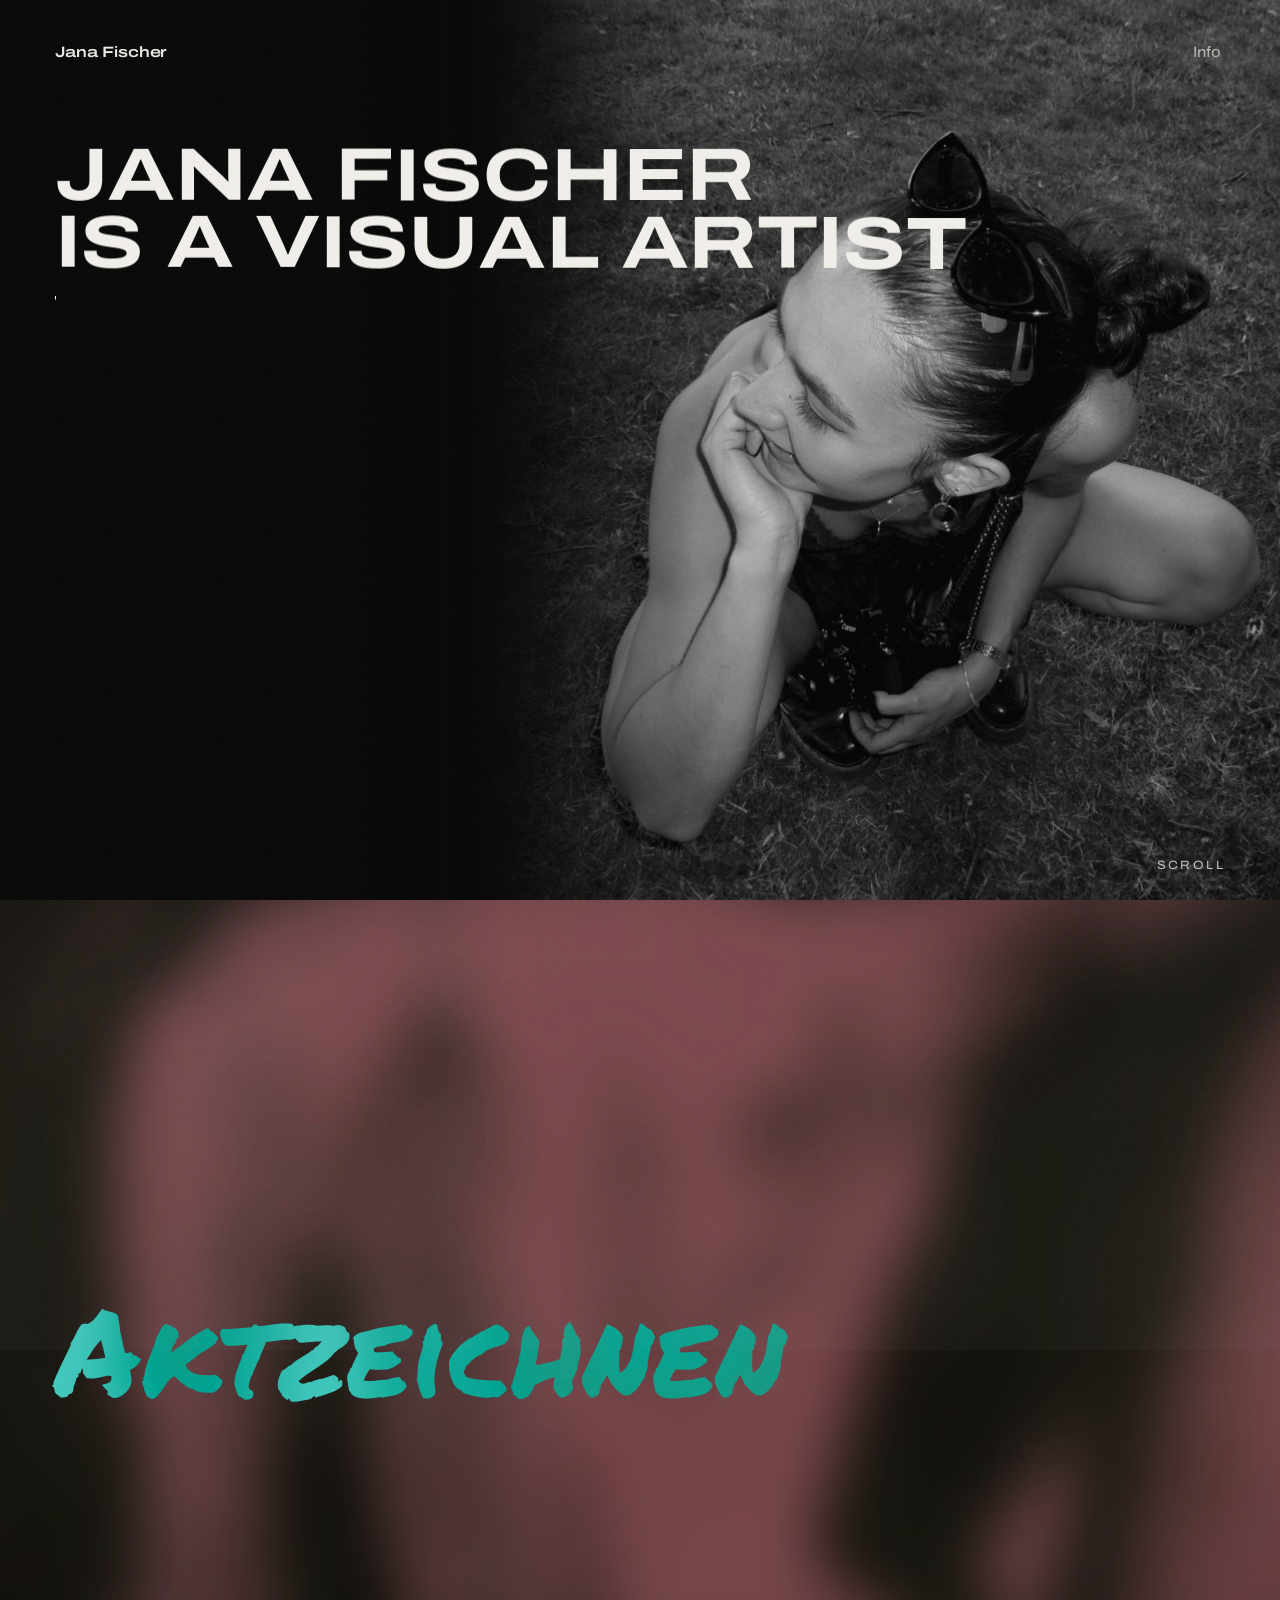
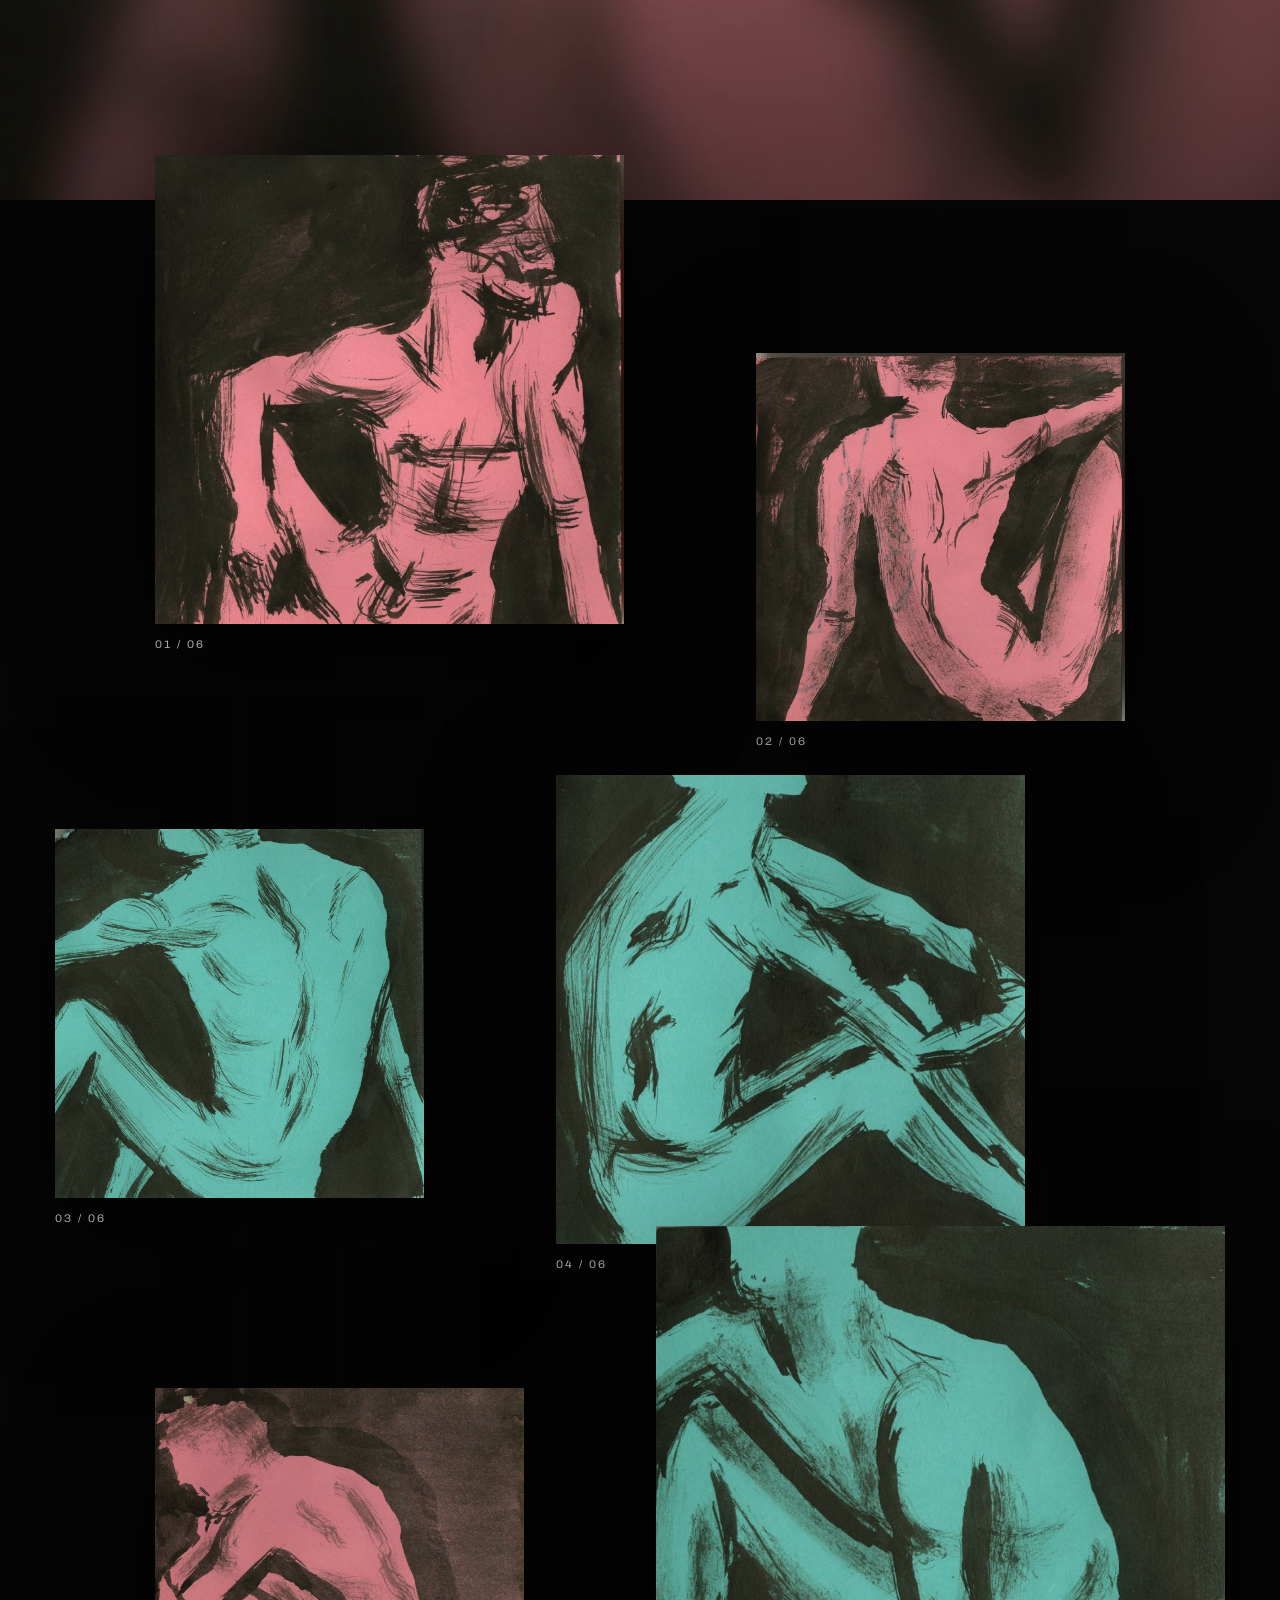
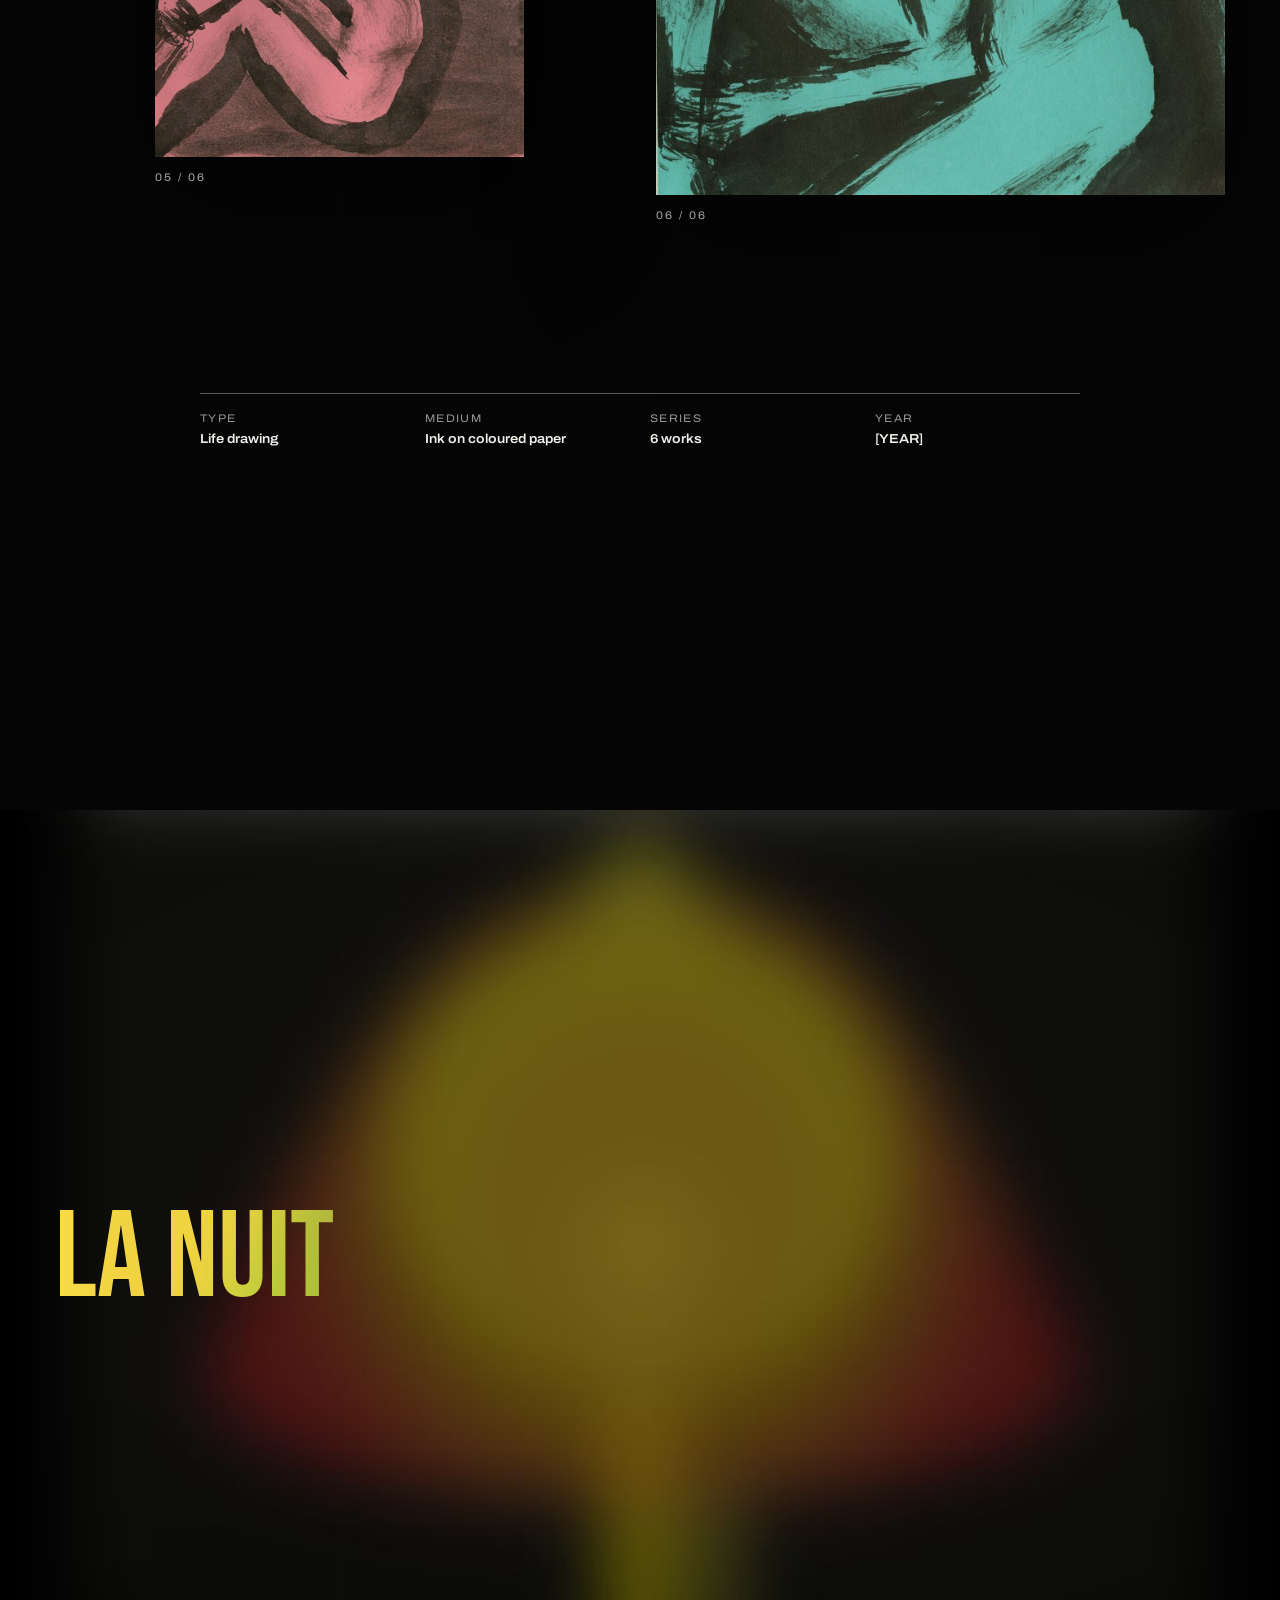
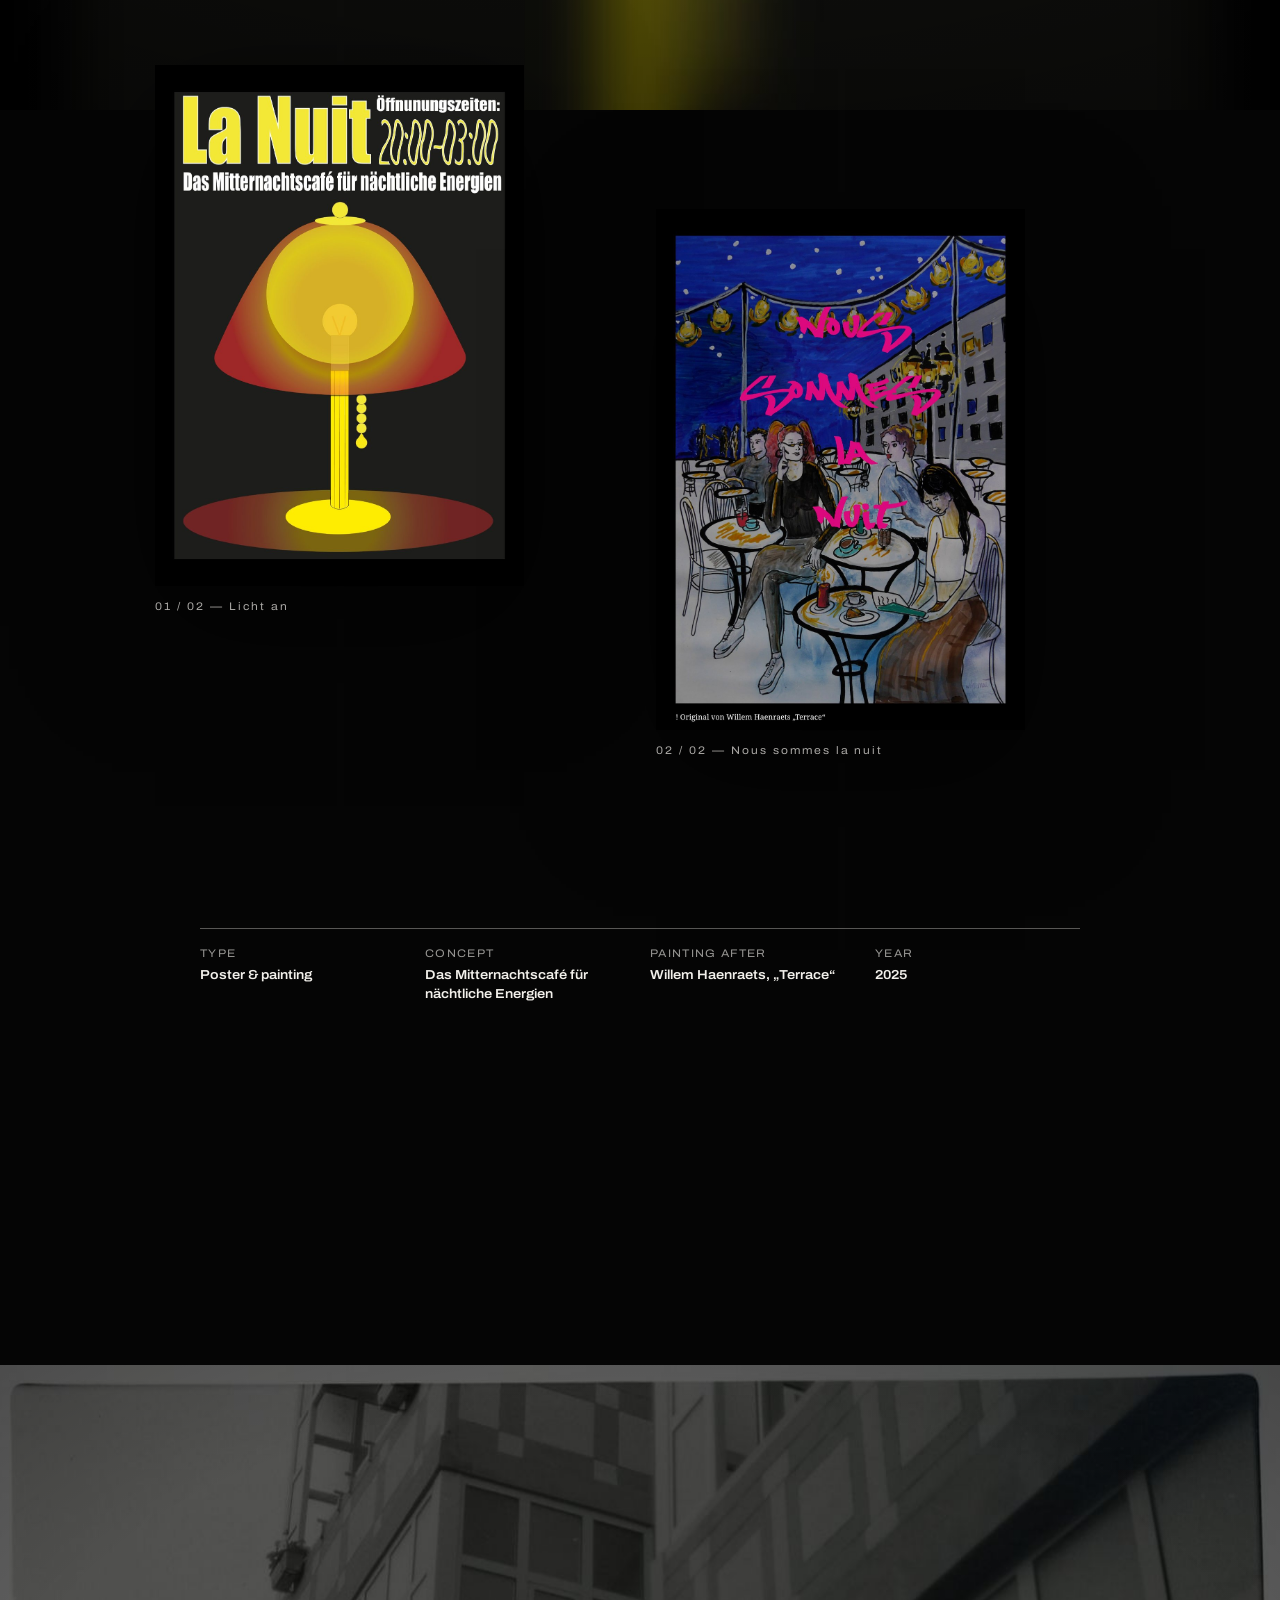
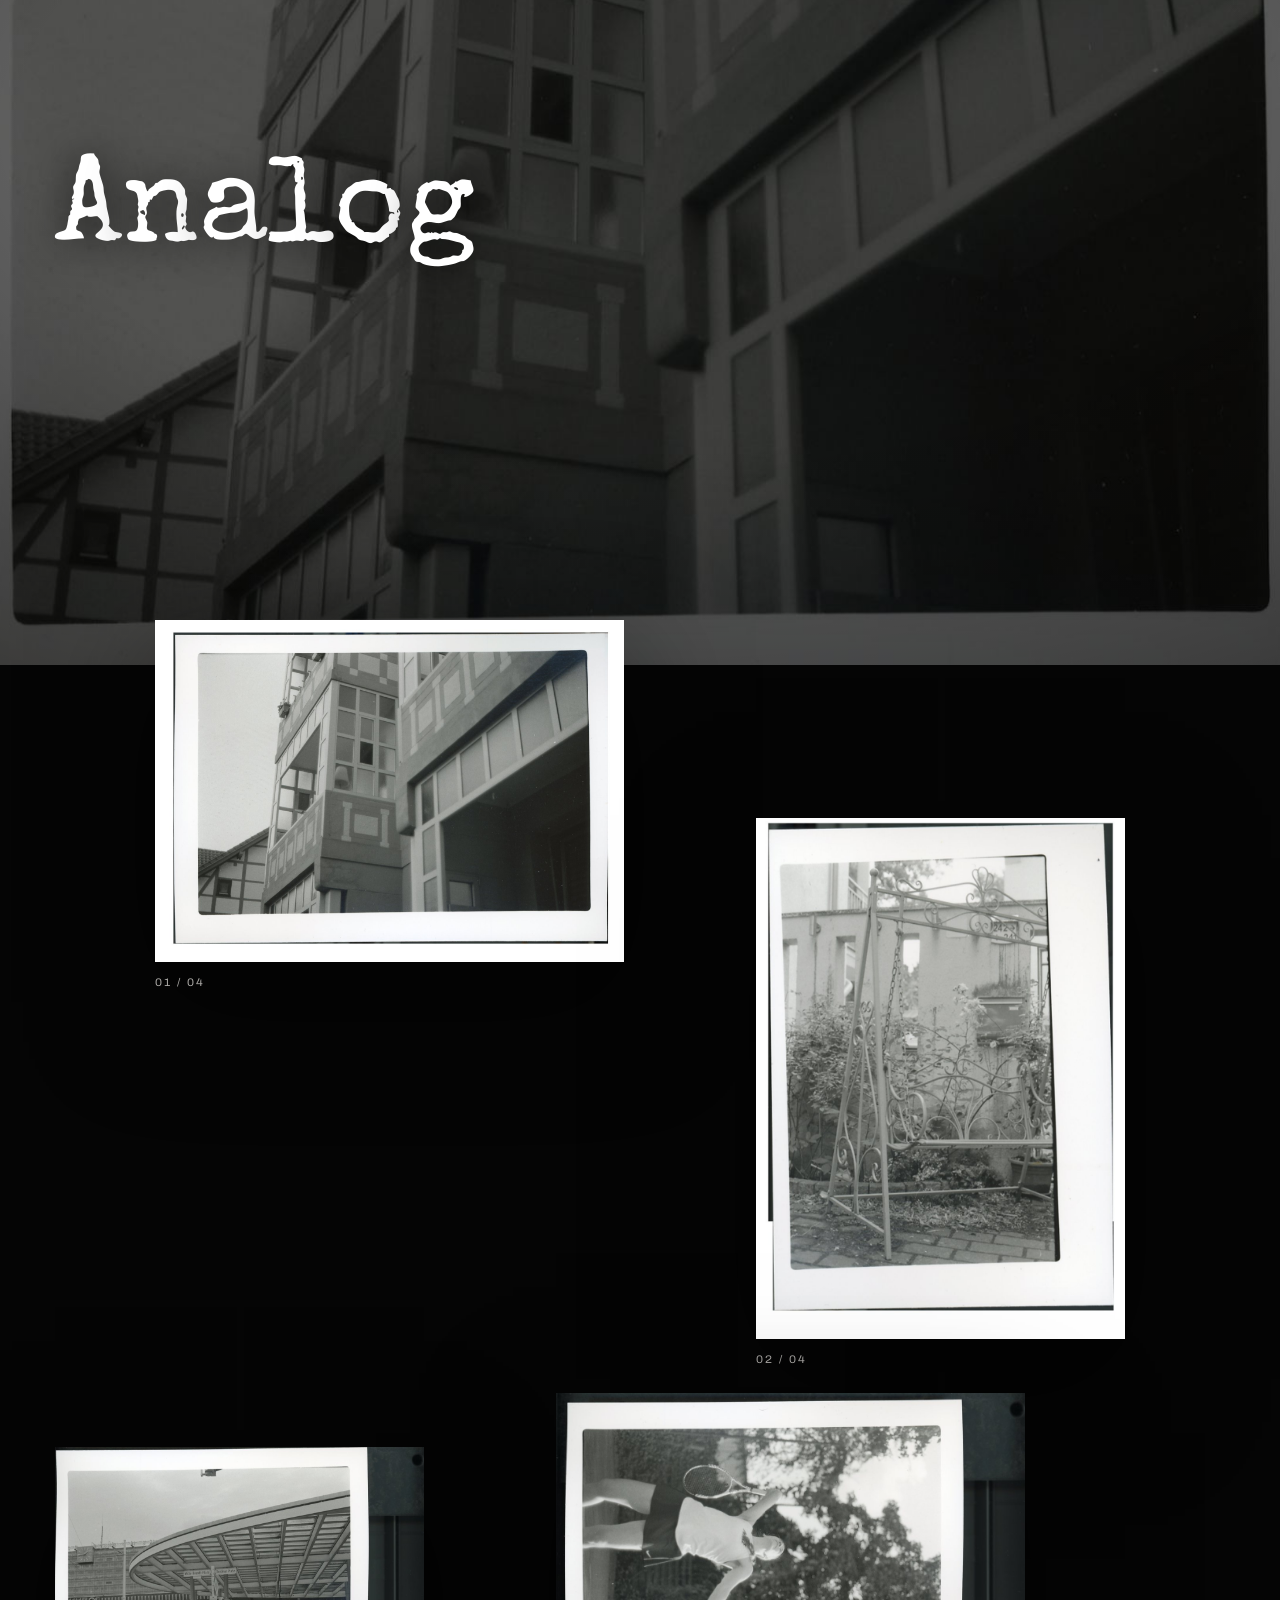
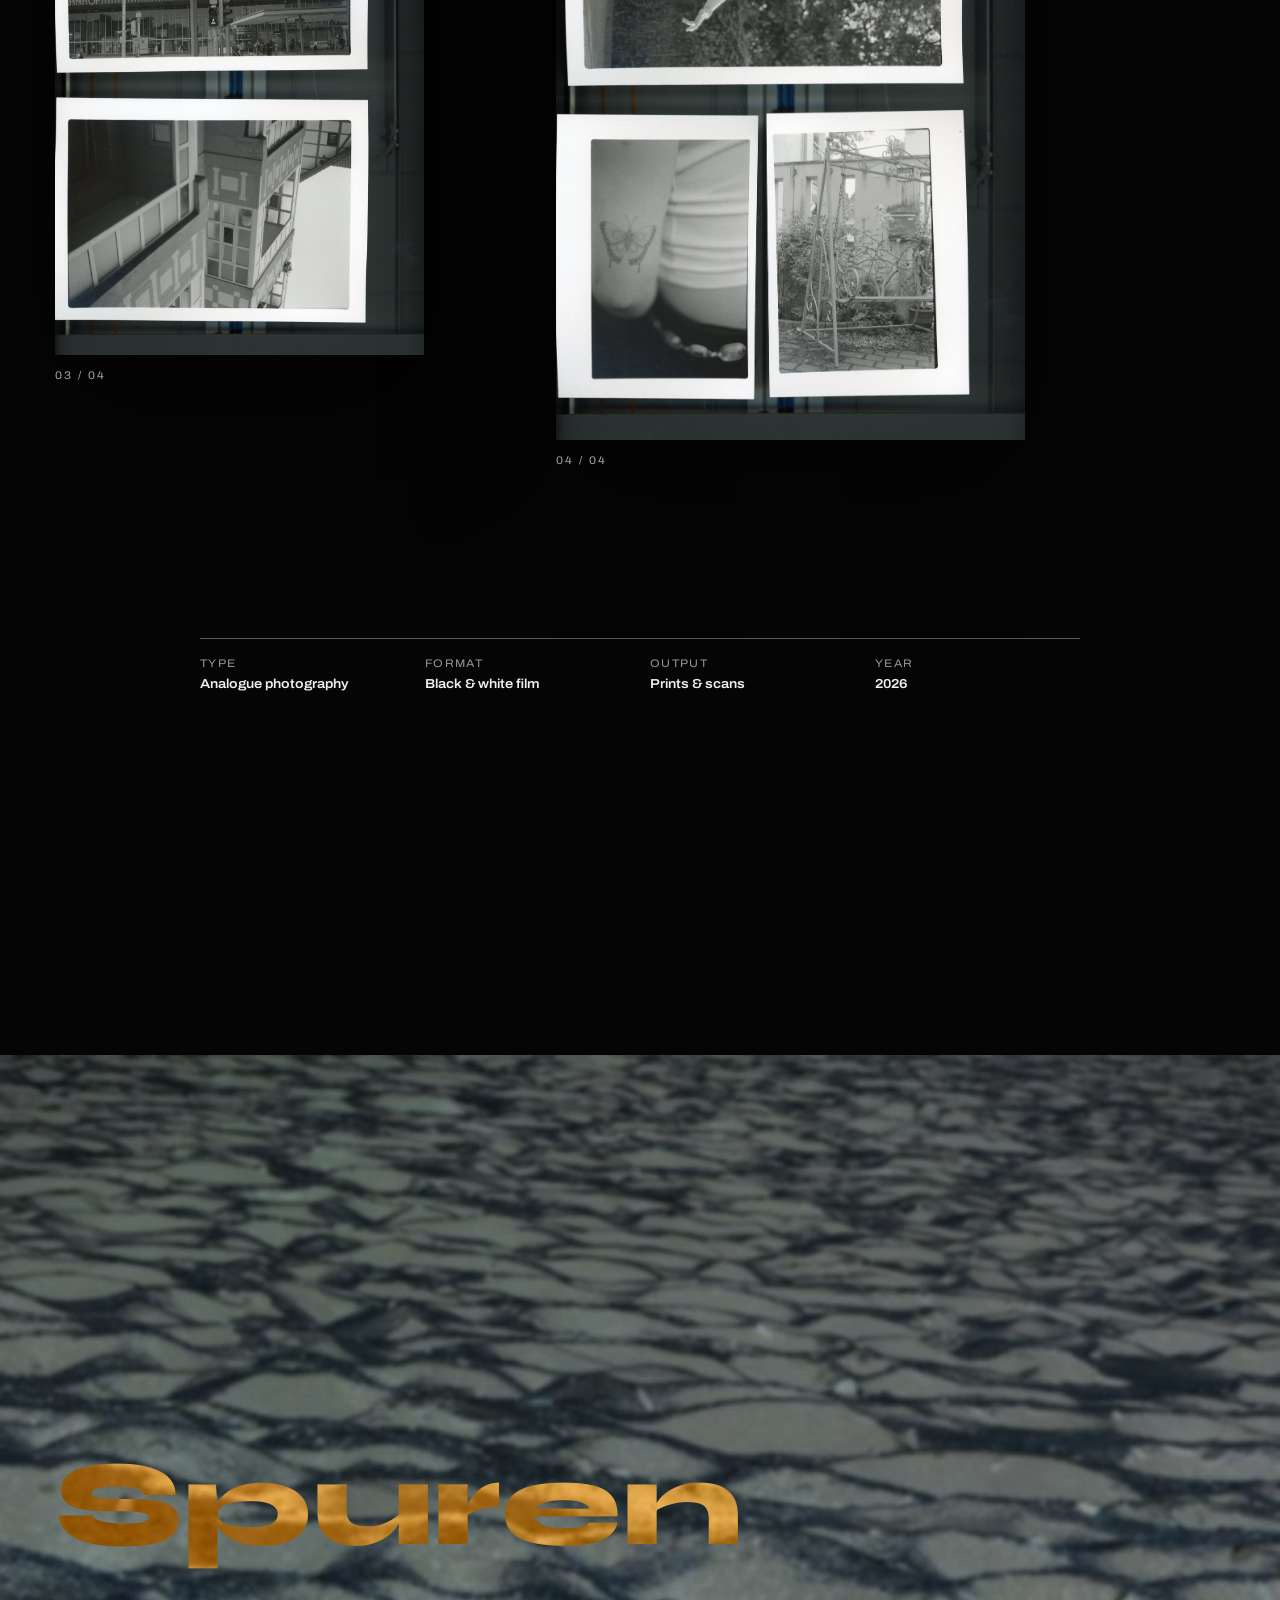
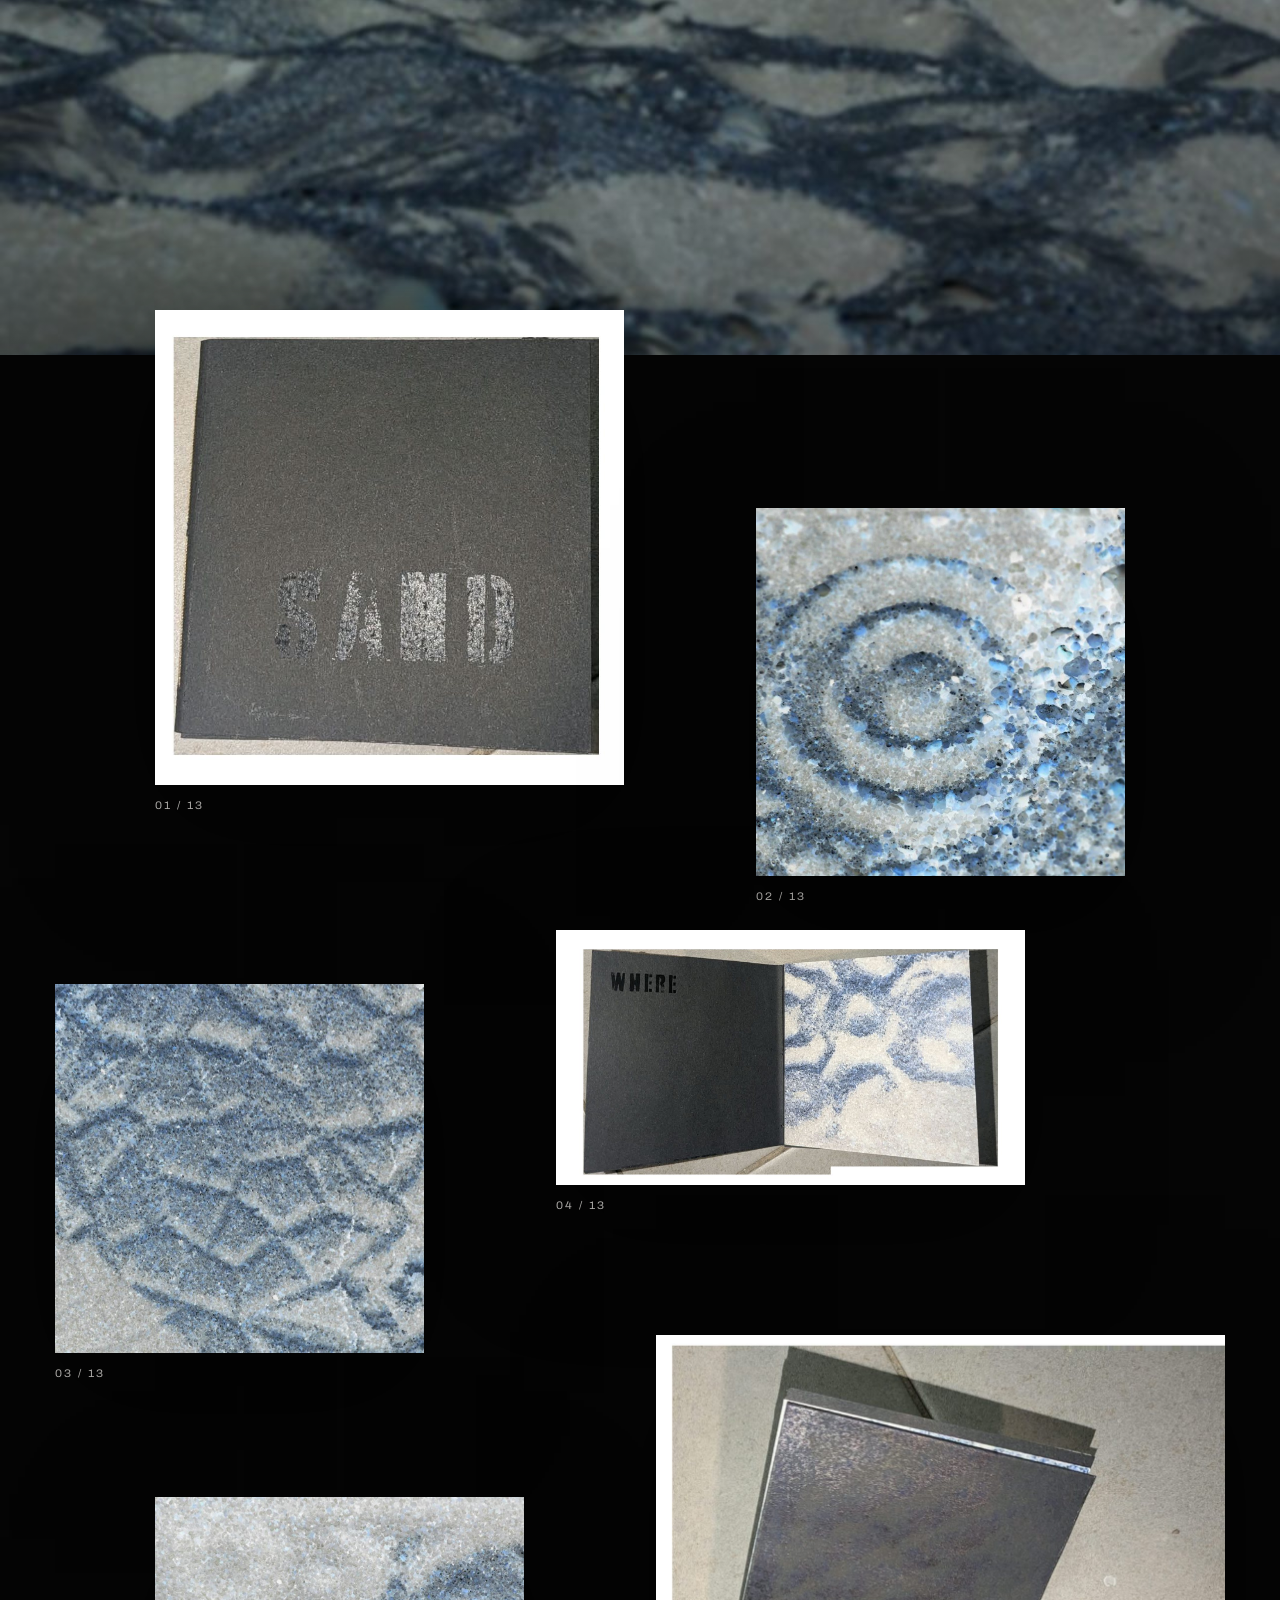
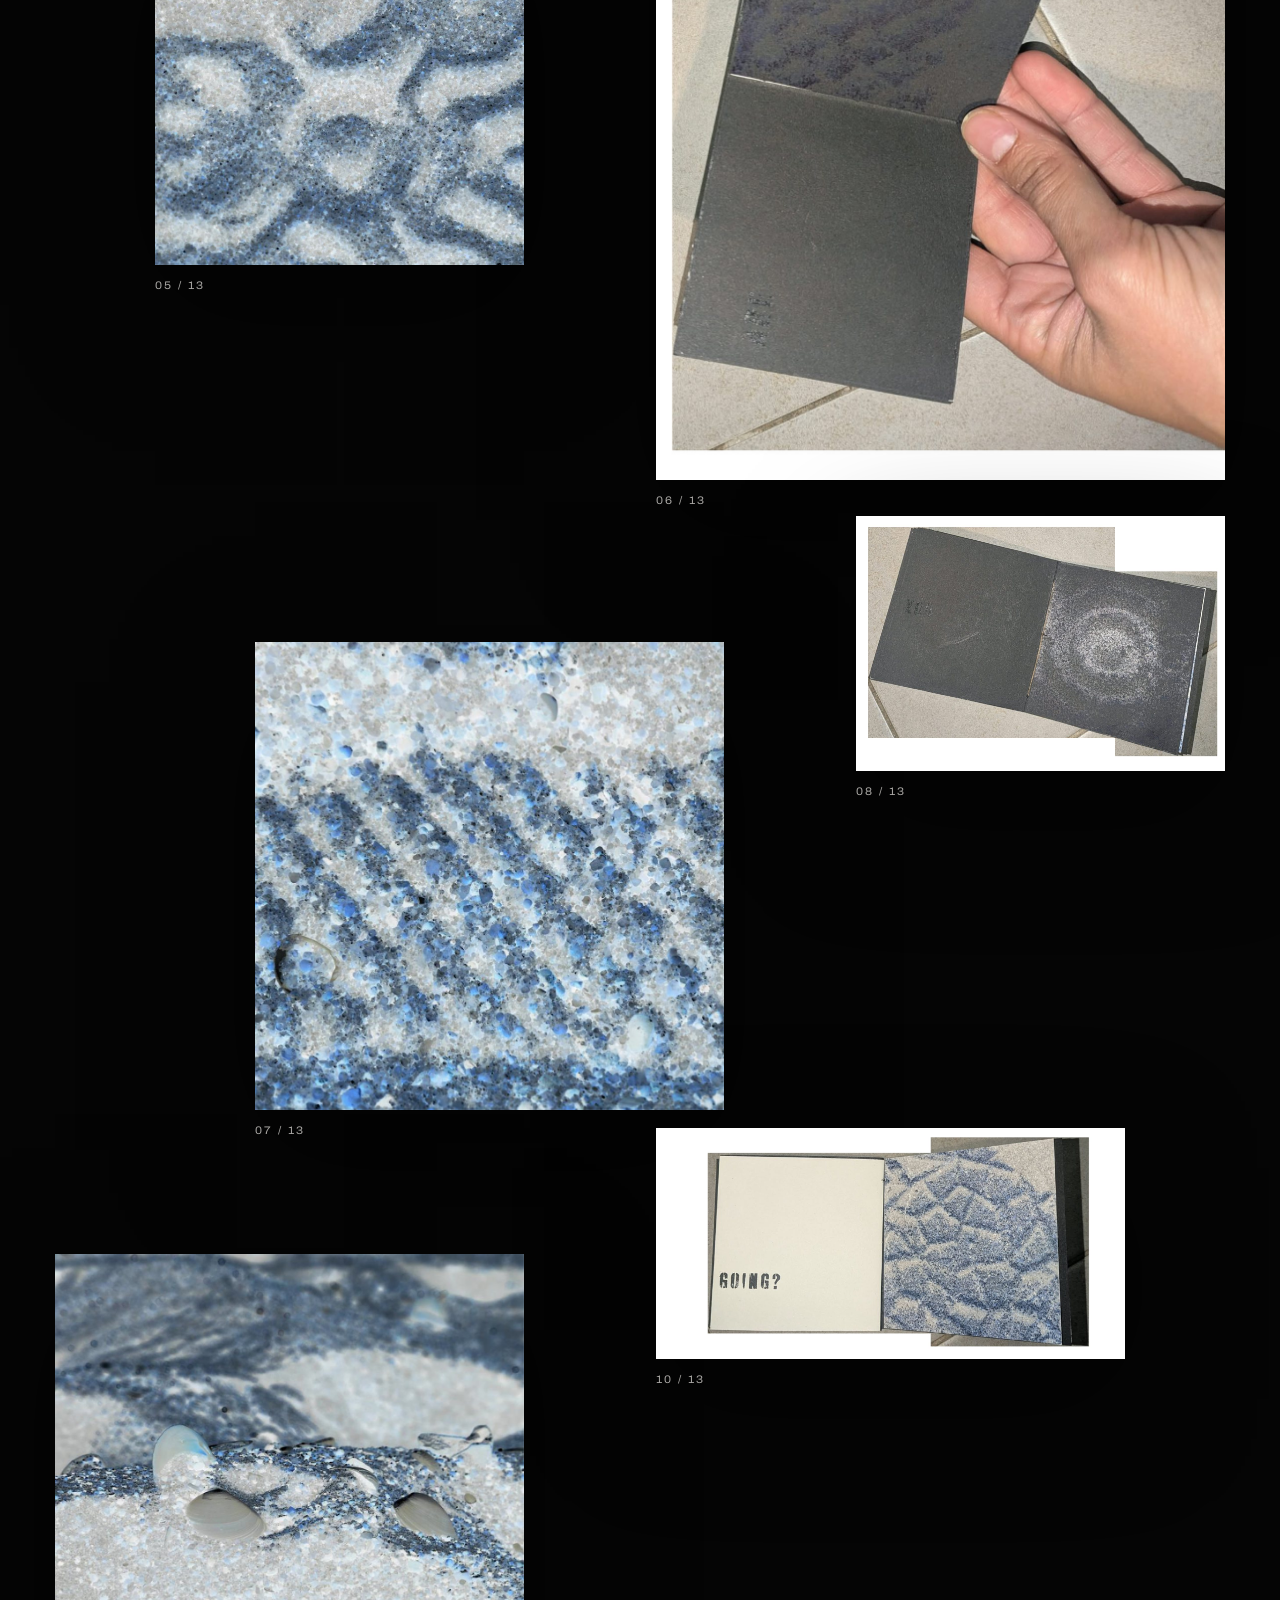
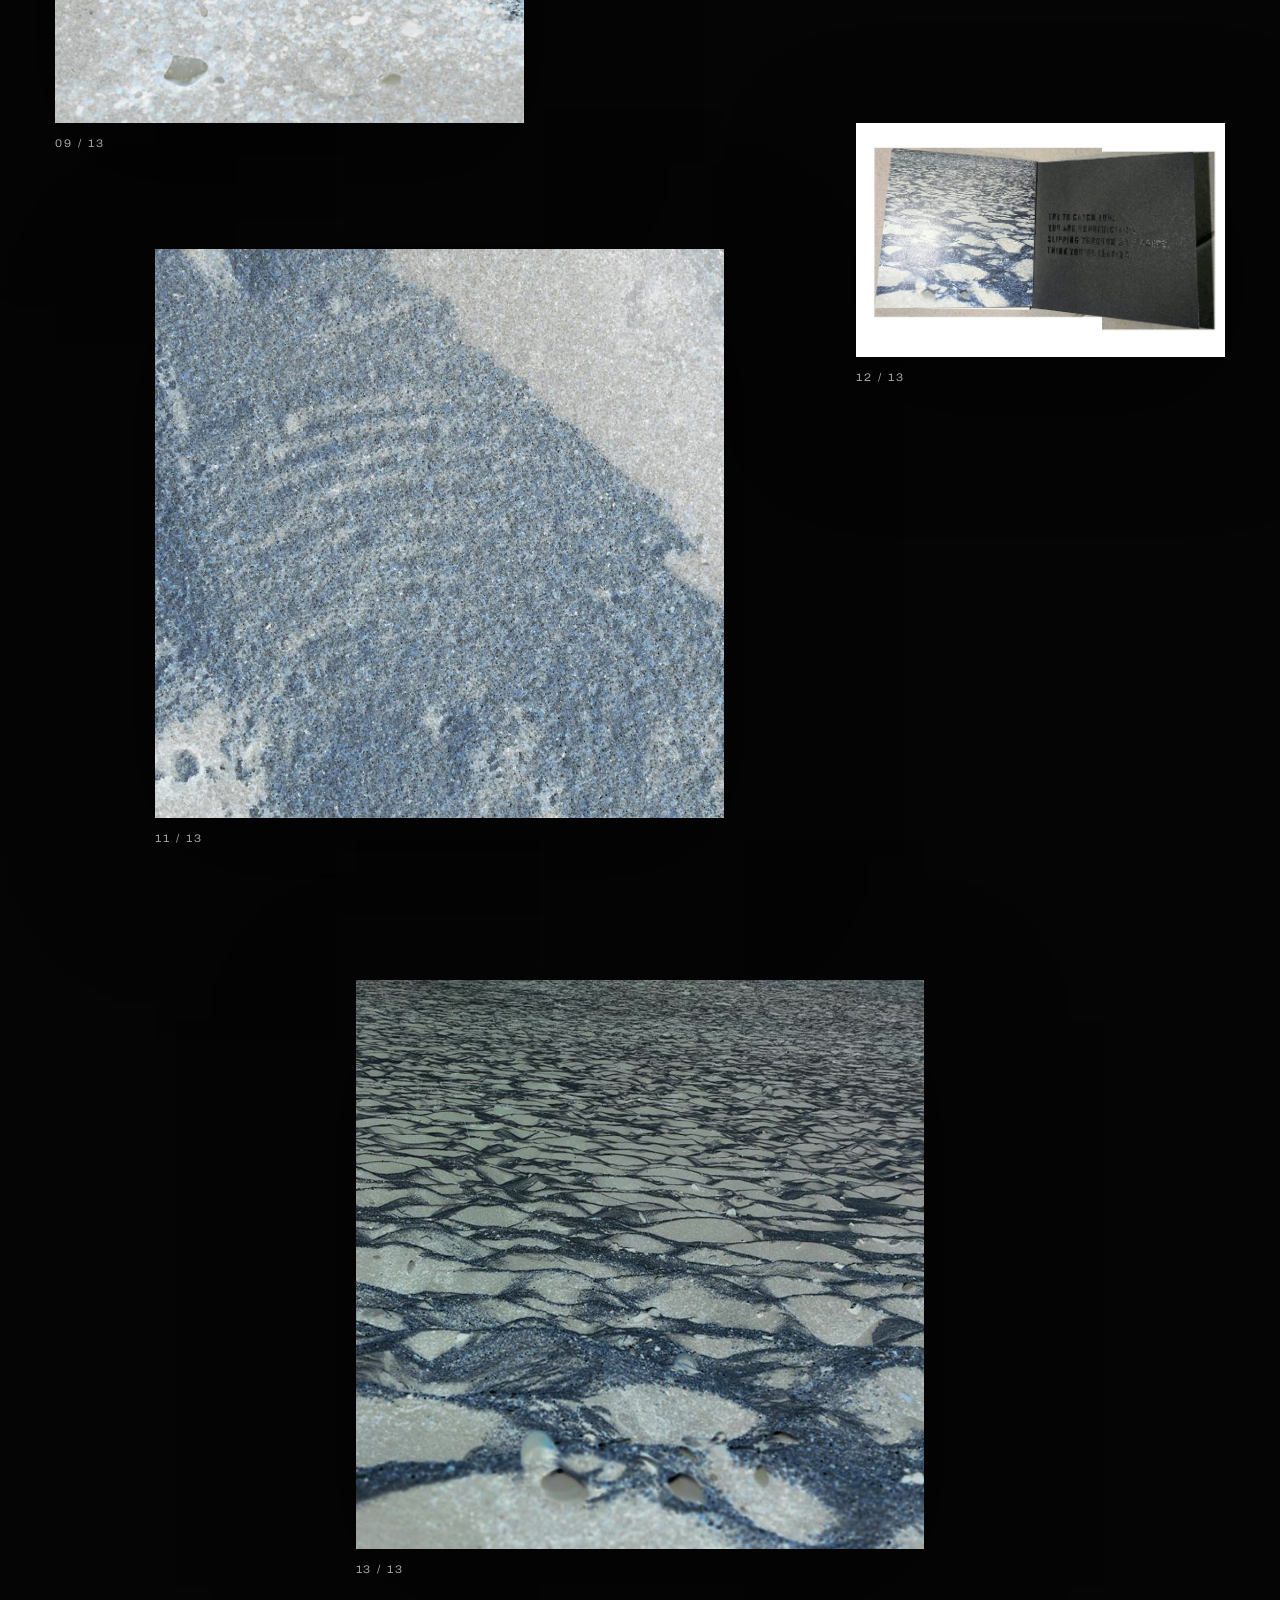
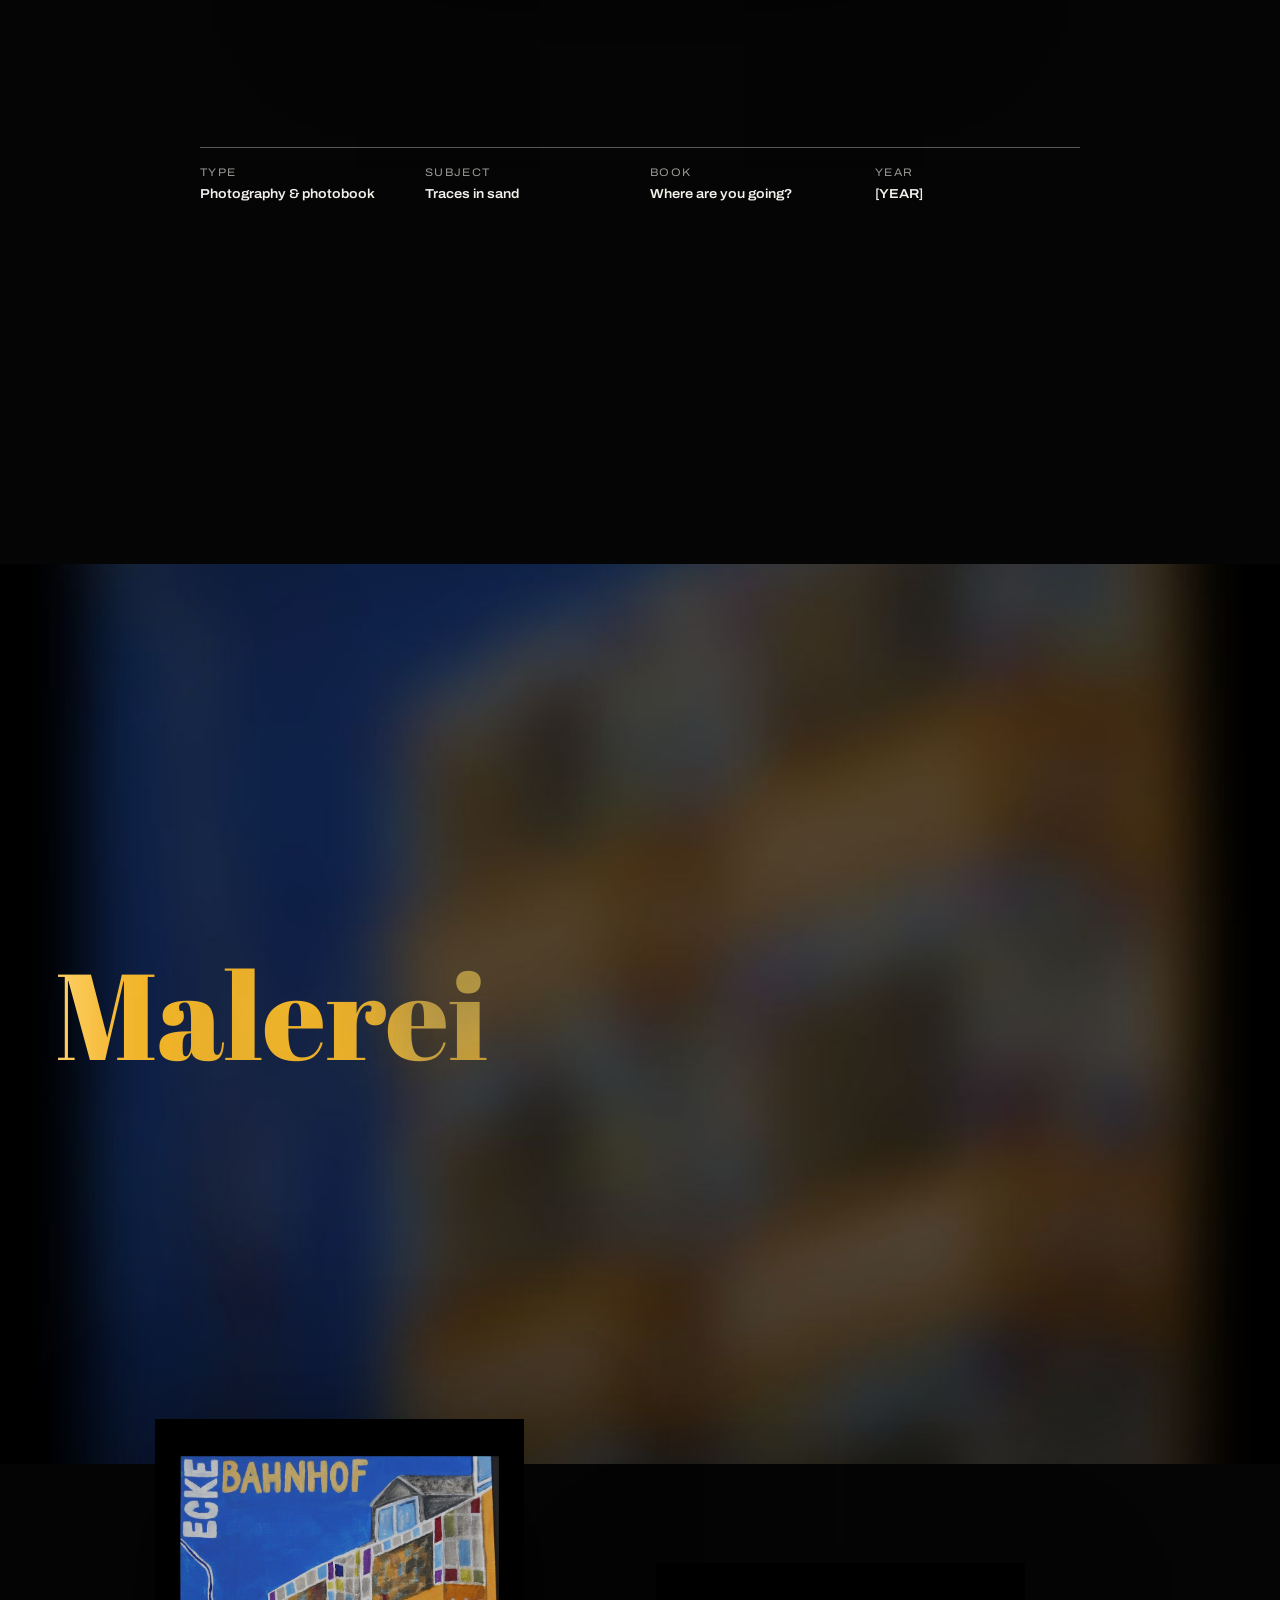
<file: jana-website/index.html>
<!DOCTYPE html>
<html lang="en">
<head>
<meta charset="utf-8">
<meta name="viewport" content="width=device-width, initial-scale=1">
<title>Jana Fischer – Visual Artist</title>
<link rel="icon" type="image/svg+xml" href="data:image/svg+xml,%3Csvg xmlns=%27http://www.w3.org/2000/svg%27 viewBox=%270 0 64 64%27%3E%3Crect width=%2764%27 height=%2764%27 rx=%2714%27 fill=%27%23050505%27/%3E%3Ctext x=%2732%27 y=%2744.5%27 font-family=%27Arial Black,Arial,Helvetica,sans-serif%27 font-weight=%27900%27 font-size=%2731%27 letter-spacing=%27-1.5%27 text-anchor=%27middle%27 fill=%27%23f2f0eb%27%3EJF%3C/text%3E%3C/svg%3E">
<link href="css/fonts.css" rel="stylesheet">
<style>
:root{--svh:100vh;--bg:#050505;--fg:#f2f0eb;--muted:#9a978f;--pad:clamp(20px,4.3vw,64px)}
*{box-sizing:border-box;margin:0;padding:0}
html{background:var(--bg);overflow-x:hidden;overflow-x:clip}
body{background:var(--bg);color:var(--fg);font-family:Archivo,system-ui,sans-serif;font-stretch:110%;-webkit-font-smoothing:antialiased;overflow-x:hidden;overflow-x:clip}
body.loading{overflow:hidden}
a{color:inherit;text-decoration:none}
img{display:block;max-width:100%}
.wide{font-family:Archivo,sans-serif;font-stretch:125%;font-weight:700;text-transform:uppercase;letter-spacing:-.01em}
.char{display:inline-block;will-change:transform}
.hero-head .line-mask>span,.hero-likes h2 .line-mask>span,.p-title,.colophon h2 .line-mask>span{white-space:nowrap}
.line-mask{display:block;overflow:hidden;padding-bottom:.04em}

/* grain */
.grain{position:fixed;inset:-50%;z-index:90;pointer-events:none;opacity:.07;background-image:url("data:image/svg+xml,%3Csvg xmlns='http://www.w3.org/2000/svg' width='160' height='160'%3E%3Cfilter id='n'%3E%3CfeTurbulence type='fractalNoise' baseFrequency='.9' numOctaves='3' stitchTiles='stitch'/%3E%3C/filter%3E%3Crect width='100%25' height='100%25' filter='url(%23n)'/%3E%3C/svg%3E");animation:grain 1s steps(6) infinite}
@keyframes grain{0%{transform:translate(0,0)}20%{transform:translate(-3%,2%)}40%{transform:translate(2%,-4%)}60%{transform:translate(-4%,-1%)}80%{transform:translate(3%,3%)}100%{transform:translate(0,0)}}

/* preloader */
.loader{position:fixed;inset:0;z-index:100;background:#050505;display:flex;flex-direction:column;justify-content:space-between;padding:var(--pad);clip-path:circle(150% at 50% 50%)}
.loader-top,.loader-bottom{display:flex;justify-content:space-between;align-items:flex-end;font-size:13px;letter-spacing:.14em;text-transform:uppercase;color:#9a978f;position:relative}
.loader-name{position:absolute;inset:0;display:flex;align-items:center;justify-content:center;font-size:clamp(48px,11vw,170px);line-height:1;color:var(--fg);white-space:nowrap;pointer-events:none}
.loader-disc{display:flex;gap:10px;align-items:baseline}
.loader-disc b{font-weight:600;color:var(--fg);min-width:14ch}
.loader-count{font-family:Archivo,sans-serif;font-stretch:125%;font-weight:700;font-size:clamp(40px,6vw,88px);line-height:.8;color:var(--fg);letter-spacing:-.02em}
.loader-bar{position:absolute;left:0;bottom:0;height:2px;width:100%;background:var(--fg);transform-origin:left;transform:scaleX(0)}
.loader-top,.loader-bottom{display:none}
/* nav */
.nav{position:fixed;top:0;left:0;right:0;z-index:50;display:flex;justify-content:space-between;align-items:center;padding:30px var(--pad);mix-blend-mode:difference;font-size:15px;font-weight:500}
.nav button{background:none;border:0;color:inherit;font:inherit;cursor:pointer;min-height:44px;padding:0 4px}

/* info overlay */
.info{position:fixed;inset:0;z-index:60;background:#f2f0eb;color:#050505;padding:110px var(--pad) var(--pad);display:flex;flex-direction:column;justify-content:space-between;clip-path:inset(0 0 100% 0);transition:clip-path .9s cubic-bezier(.77,0,.18,1)}
.info.open{clip-path:inset(0 0 0 0)}
.info-close{position:absolute;top:30px;right:var(--pad);background:none;border:0;font:inherit;font-size:15px;font-weight:500;cursor:pointer;min-height:44px}
.info-links{display:flex;flex-direction:column;gap:4px}
.info-links a{font-size:clamp(44px,8vw,120px);line-height:1;transition:transform .4s,color .3s;display:inline-block}
.info-links a:hover{transform:translateX(24px);color:#b0160a}
.info-bio{max-width:520px;font-size:17px;line-height:1.55;font-stretch:100%}

/* hero */
.hero{position:relative;height:var(--svh);min-height:620px;overflow:hidden}
.hero-img{position:absolute;inset:0;left:28%}
.hero-img canvas,.hero-img .slide{position:absolute;inset:0;width:100%;height:100%}
.hero-img .slide{object-fit:cover;opacity:0;transition:opacity 1s}
.hero-img .slide.on{opacity:1}
.hero-img.gl .slide{display:none}
.t-head,.t-giant{transition:none}
.likes-list button{display:block;background:none;border:0;padding:0;color:#c9c5bc;font:inherit;text-transform:uppercase;letter-spacing:.04em;cursor:pointer;text-align:left;line-height:1.25;min-height:22px}
.likes-list button:hover,.likes-list button:focus-visible{color:#fff;text-decoration:underline;text-underline-offset:3px;outline:none}
.likes-list button span{display:block}
.giant{pointer-events:none}
.hero-img::before{content:"";position:absolute;inset:0;z-index:1;background:linear-gradient(90deg,var(--bg) 0%,rgba(5,5,5,.6) 18%,rgba(5,5,5,0) 40%)}
.hero-head{position:absolute;left:var(--pad);top:16vh;z-index:3;font-size:calc(clamp(40px,6.9vw,100px) * var(--head-scale,1));line-height:.86}
.hero-rule{position:absolute;left:var(--pad);top:calc(16vh + clamp(40px,6.9vw,100px)*1.9);height:34vh;width:1px;background:var(--fg);transform-origin:top;z-index:3}
.hero-likes{position:absolute;left:var(--pad);bottom:calc(var(--giant-ink,30vh) + 3.5vh);z-index:3;display:flex;align-items:flex-end;gap:16px}
.hero-likes h2{font-size:clamp(40px,6.9vw,100px);line-height:.86;font-weight:700}
.likes-list{list-style:none;font-size:13px;font-weight:700;line-height:1.25;letter-spacing:.04em;color:#c9c5bc;padding-bottom:6px}
.likes-list li{overflow:hidden}.likes-list span{display:block}
.giant{position:absolute;left:0;right:0;bottom:var(--giant-off,0px);z-index:3;white-space:nowrap;line-height:.8;text-align:center;font-size:var(--giant)}
.scroll-hint{position:absolute;right:var(--pad);bottom:28px;z-index:4;font-size:12px;letter-spacing:.2em;text-transform:uppercase;color:#c9c5bc}

/* projects */
.project{position:relative}
.p-bg{position:sticky;top:0;height:var(--svh);margin-bottom:calc(var(--svh) * -1);overflow:hidden;z-index:0}
.p-bg img,.p-bg .ph{position:absolute;inset:0;width:100%;height:100%;object-fit:cover}
.p-bg::after{content:"";position:absolute;inset:0;background:radial-gradient(120% 90% at 50% 40%,transparent 40%,rgba(0,0,0,.55))}
.p-title-wrap{position:sticky;top:0;height:var(--svh);margin-bottom:calc(var(--svh) * -1);z-index:3;pointer-events:none;mix-blend-mode:difference;display:flex;align-items:center;padding:0 var(--pad)}
.p-title{font-size:clamp(56px,9.5vw,150px);line-height:1;white-space:nowrap}
.p-content{position:relative;z-index:2;padding:95vh var(--pad) 40vh;display:flex;flex-direction:column;align-items:center;gap:22vh}
.card{width:min(70vw,880px);position:relative;box-shadow:0 40px 120px rgba(0,0,0,.6)}
.card img,.card .ph{width:100%;aspect-ratio:var(--ar,3/2);object-fit:cover;display:block}
.card.small{order:2;width:min(34vw,380px);align-self:flex-end;margin-right:-2vw}
.card.small.left{align-self:flex-start;margin-left:-2vw;margin-right:0}
.meta{order:1;width:min(70vw,880px);display:grid;grid-template-columns:repeat(4,minmax(0,1fr));gap:20px;font-size:13px;line-height:1.5;margin-top:-20vh;padding-top:16px;border-top:1px solid rgba(242,240,235,.35)}
.meta dt{color:rgba(242,240,235,.62);text-transform:uppercase;letter-spacing:.12em;font-size:11px;margin-bottom:4px}
.meta dd{font-weight:600}
.ph{position:relative}
.ph-label{position:absolute;left:16px;bottom:14px;font-size:11px;letter-spacing:.18em;text-transform:uppercase;color:rgba(255,255,255,.7)}
.frame-marks{position:absolute;inset:0;pointer-events:none;border:1px solid rgba(255,255,255,.18);margin:14px}

.gallery{order:0;width:100%;max-width:1400px;display:grid;grid-template-columns:repeat(12,minmax(0,1fr));column-gap:2.5vw;row-gap:12vh}
.gallery figure{position:relative;align-self:start;box-shadow:0 40px 120px rgba(0,0,0,.55)}
.gallery img{width:100%;height:auto;display:block}
.gallery figcaption{position:absolute;left:0;bottom:-26px;font-size:11px;letter-spacing:.18em;color:rgba(242,240,235,.7)}
@media (max-width:760px){.gallery{grid-template-columns:repeat(2,minmax(0,1fr));row-gap:8vh}.gallery figure{grid-column:auto!important;margin-top:0!important}.gallery figure:nth-child(even){margin-top:10vh!important}}

.browser{height:22px;background:#e9e6df;display:flex;align-items:center;gap:6px;padding:0 10px}.browser span{width:8px;height:8px;border-radius:50%;background:#b9b4aa}
.p-title-wrap.noblend{mix-blend-mode:normal}.noblend .p-title{text-shadow:0 2px 40px rgba(0,0,0,.7)}
.profile{display:grid;grid-template-columns:minmax(0,2fr) minmax(0,1fr) minmax(0,1fr);gap:48px;align-items:start;padding-bottom:64px;border-bottom:1px solid #222}
.profile h3{font-size:13px;font-weight:700;letter-spacing:.14em;text-transform:uppercase;margin-bottom:18px;color:var(--muted)}
.profile-text{font-size:clamp(22px,2.4vw,34px);line-height:1.3;font-stretch:100%;font-weight:400;max-width:30ch}
.profile dl{display:flex;flex-direction:column;gap:18px}
.profile dt{font-size:11px;letter-spacing:.16em;text-transform:uppercase;color:var(--muted);margin-bottom:4px}
.profile dd{font-size:17px;font-weight:600;font-stretch:100%}
.profile dd a{border-bottom:1px solid currentColor}
.profile ul{list-style:none;font-size:17px;font-weight:600;line-height:1.7;font-stretch:100%}
@media (max-width:760px){.profile{grid-template-columns:1fr}}
@supports (height:100svh){:root{--svh:100svh}}
/* colophon */
.colophon{position:relative;z-index:4;background:var(--bg);padding:22vh var(--pad) 40px;display:flex;flex-direction:column;gap:80px}
.colophon h2{font-size:clamp(56px,9.5vw,150px);line-height:.9}
.cols{display:grid;grid-template-columns:repeat(4,minmax(0,1fr));gap:32px}
.cols h3{font-size:13px;font-weight:700;letter-spacing:.14em;text-transform:uppercase;margin-bottom:14px}
.cols p,.cols li{font-size:15px;line-height:1.7;color:#c9c5bc;list-style:none;font-stretch:100%}
.contact{font-size:clamp(28px,4.4vw,64px);line-height:1.05}
.contact a{border-bottom:2px solid currentColor}
.foot{display:flex;flex-wrap:wrap;justify-content:space-between;gap:16px;font-size:13px;color:var(--muted);padding-top:24px;border-top:1px solid #222}

@media (max-width:760px){
  .hero-img{left:0}.hero-img::before{background:linear-gradient(0deg,var(--bg) 10%,rgba(5,5,5,.2) 60%,rgba(5,5,5,.7) 100%)}
  .hero-rule{display:none}
  .card{width:88vw}.card.small{width:58vw}.meta{width:88vw;grid-template-columns:repeat(2,minmax(0,1fr))}
  .cols{grid-template-columns:repeat(2,minmax(0,1fr))}
  .p-title{font-size:13vw}
  .hero-head,.hero-likes h2{font-size:9.5vw}
  .colophon h2{font-size:13vw}
  .contact{font-size:6.5vw}.contact a{display:inline-block;white-space:nowrap}
  .profile dd a{overflow-wrap:anywhere}
  .meta{grid-template-columns:repeat(2,minmax(0,1fr))}
}
@media (prefers-reduced-motion:reduce){.grain{animation:none}}
</style>
</head>
<body class="loading">

<div class="grain" aria-hidden="true"></div>

<div class="loader" aria-hidden="true">
  <div class="loader-top"><span>Portfolio</span><span>2026</span></div>
  <div class="loader-name" id="loaderName">Jana Fischer</div>
  <div class="loader-bottom">
    <span class="loader-disc">Loading <b id="loaderDisc">Photography</b></span>
    <span class="loader-count"><span id="count">0</span></span>
  </div>
  <div class="loader-bar" id="loaderBar"></div>
</div>

<header class="nav">
  <a href="#top" class="wide" style="font-size:15px;text-transform:none;font-weight:600">Jana Fischer</a>
  <button type="button" id="infoOpen" aria-expanded="false" aria-controls="info">Info</button>
</header>

<div class="info" id="info" role="dialog" aria-label="Info" aria-hidden="true">
  <button type="button" class="info-close" id="infoClose">Close</button>
  <nav class="info-links wide" aria-label="Contact">
    <a href="mailto:Jana.fischr2001@gmail.com">Email</a>
    <a href="tel:+4915208749627">Phone</a>
    <a href="#contact">Profil</a>
  </nav>
  <p class="info-bio">Jana Fischer is a photographer and visual communication student. She works with film, ink, sand and code: analogue prints, life drawings, photobooks and websites.</p>
</div>

<main id="top">
  <!-- HERO -->
  <section class="hero" id="hero">
    <div class="hero-img" id="heroImg" role="img" aria-label="Portrait of Jana Fischer">
      <img class="slide on" src="img/jana-3.jpg" alt="">
      <img class="slide" src="img/jana-2.jpg" alt="">
      <img class="slide" src="img/jana-1.jpg" alt="">
      <img class="slide" src="img/jana-4.jpg" alt="">
    </div>
    <h1 class="hero-head t-head">
      <span class="line-mask"><span class="split">Jana Fischer</span></span>
      <span class="line-mask"><span class="split">is a Visual Artist</span></span>
    </h1>
    <div class="hero-rule" aria-hidden="true"></div>
    <div class="hero-likes">
      <h2 class="t-head"><span class="line-mask"><span class="split">Who</span></span><span class="line-mask"><span class="split">Likes</span></span></h2>
      <ul class="likes-list wide" id="likes" aria-label="Choose what Jana likes"></ul>
    </div>
    <p class="giant t-giant" aria-live="polite"><span id="giant"></span></p>
    <span class="scroll-hint">Scroll</span>
  </section>

  <!-- PROJECTS -->
  <section class="project">
    <div class="p-bg"><img src="img/akt-bg.jpg" alt="" data-zoom></div>
    <div class="p-title-wrap" aria-hidden="true"><p class="p-title split" style="font-family:'Permanent Marker',cursive;color:#5fe0cf">Aktzeichnen</p></div>
    <div class="p-content">
      <h2 style="position:absolute;left:-9999px">Aktzeichnen – life drawing series</h2>
      <div class="gallery">
        <figure style="grid-column:2/7;margin-top:0" data-speed="-6"><img src="img/akt-1.jpg" alt="Ink life drawing of a figure on pink paper" width="688" height="688" loading="lazy"><figcaption>01 / 06</figcaption></figure>
        <figure style="grid-column:8/12;margin-top:22vh" data-speed="-18"><img src="img/akt-2.jpg" alt="Seated figure seen from behind, ink on pink paper" width="669" height="668" loading="lazy"><figcaption>02 / 06</figcaption></figure>
        <figure style="grid-column:1/5;margin-top:0" data-speed="-12"><img src="img/akt-3.jpg" alt="Torso, ink on turquoise paper" width="663" height="663" loading="lazy"><figcaption>03 / 06</figcaption></figure>
        <figure style="grid-column:6/11;margin-top:-6vh" data-speed="-4"><img src="img/akt-4.jpg" alt="Seated figure in profile, ink on turquoise paper" width="627" height="627" loading="lazy"><figcaption>04 / 06</figcaption></figure>
        <figure style="grid-column:2/6;margin-top:4vh" data-speed="-16"><img src="img/akt-5.jpg" alt="Crouching figure, ink on pink paper" width="638" height="639" loading="lazy"><figcaption>05 / 06</figcaption></figure>
        <figure style="grid-column:7/13;margin-top:-14vh" data-speed="-8"><img src="img/akt-6.jpg" alt="Torso with crossed arms, ink on turquoise paper" width="698" height="698" loading="lazy"><figcaption>06 / 06</figcaption></figure>
      </div>
      <dl class="meta" style="margin-top:0"><div><dt>Type</dt><dd>Life drawing</dd></div><div><dt>Medium</dt><dd>Ink on coloured paper</dd></div><div><dt>Series</dt><dd>6 works</dd></div><div><dt>Year</dt><dd>[YEAR]</dd></div></dl>
    </div>
  </section>

  <section class="project">
    <div class="p-bg"><img src="img/nuit-bg.jpg" alt="" data-zoom></div>
    <div class="p-title-wrap" aria-hidden="true"><p class="p-title split" style="font-family:'Bebas Neue',sans-serif;color:#ffe14d">La Nuit</p></div>
    <div class="p-content">
      <h2 style="position:absolute;left:-9999px">La Nuit – poster and painting for a midnight café</h2>
      <div class="gallery">
        <figure style="grid-column:2/6;margin-top:0" data-speed="-6"><img src="img/nuit-licht.jpg" alt="Poster: La Nuit, das Mitternachtscafé für nächtliche Energien, with a glowing lamp" width="1061" height="1500" loading="lazy"><figcaption>01 / 02 — Licht an</figcaption></figure>
        <figure style="grid-column:7/11;margin-top:16vh" data-speed="-18"><img src="img/nuit-cafe.jpg" alt="Painting of a night café terrace with the words Nous sommes la nuit" width="1061" height="1500" loading="lazy"><figcaption>02 / 02 — Nous sommes la nuit</figcaption></figure>
      </div>
      <dl class="meta" style="margin-top:0"><div><dt>Type</dt><dd>Poster &amp; painting</dd></div><div><dt>Concept</dt><dd>Das Mitternachtscafé für nächtliche Energien</dd></div><div><dt>Painting after</dt><dd>Willem Haenraets, „Terrace“</dd></div><div><dt>Year</dt><dd>2025</dd></div></dl>
    </div>
  </section>

  <section class="project">
    <div class="p-bg"><img src="img/analog-bg.jpg" alt="" data-zoom></div>
    <div class="p-title-wrap noblend" aria-hidden="true"><p class="p-title split" style="font-family:'Special Elite',monospace;color:#ffffff">Analog</p></div>
    <div class="p-content">
      <h2 style="position:absolute;left:-9999px">Analog – analogue black and white photography</h2>
      <div class="gallery">
        <figure style="grid-column:2/7;margin-top:0" data-speed="-6"><img src="img/analog-2.jpg" alt="Black and white print of a building corner" width="1600" height="1169" loading="lazy"><figcaption>01 / 04</figcaption></figure>
        <figure style="grid-column:8/12;margin-top:22vh" data-speed="-18"><img src="img/analog-1.jpg" alt="Black and white print of an ornate garden swing" width="938" height="1328" loading="lazy"><figcaption>02 / 04</figcaption></figure>
        <figure style="grid-column:1/5;margin-top:0" data-speed="-12"><img src="img/analog-3.jpg" alt="Scan of two analogue prints: station roof and facade" width="1161" height="1600" loading="lazy"><figcaption>03 / 04</figcaption></figure>
        <figure style="grid-column:6/11;margin-top:-6vh" data-speed="-4"><img src="img/analog-4.jpg" alt="Scan of three analogue prints including a tennis player" width="1161" height="1600" loading="lazy"><figcaption>04 / 04</figcaption></figure>
      </div>
      <dl class="meta" style="margin-top:0"><div><dt>Type</dt><dd>Analogue photography</dd></div><div><dt>Format</dt><dd>Black &amp; white film</dd></div><div><dt>Output</dt><dd>Prints &amp; scans</dd></div><div><dt>Year</dt><dd>2026</dd></div></dl>
    </div>
  </section>

  <section class="project">
    <div class="p-bg"><img src="img/sand-bg.jpg" alt="" data-zoom></div>
    <div class="p-title-wrap" aria-hidden="true"><p class="p-title split" style="font-family:Syne,sans-serif;font-weight:800;color:#ffcf7a">Spuren</p></div>
    <div class="p-content">
      <h2 style="position:absolute;left:-9999px">Spuren – sand photography and photobook</h2>
      <div class="gallery">
        <figure style="grid-column:2/7;margin-top:0" data-speed="-6"><img src="img/book-sand.jpg" alt="Cover of the photobook with the word SAND" width="884" height="896" loading="lazy"><figcaption>01 / 13</figcaption></figure>
        <figure style="grid-column:8/12;margin-top:22vh" data-speed="-18"><img src="img/sand-1.jpg" alt="Concentric circles drawn in sand" width="1063" height="1063" loading="lazy"><figcaption>02 / 13</figcaption></figure>
        <figure style="grid-column:1/5;margin-top:0" data-speed="-12"><img src="img/sand-4.jpg" alt="Geometric pattern traced in sand" width="1063" height="1063" loading="lazy"><figcaption>03 / 13</figcaption></figure>
        <figure style="grid-column:6/11;margin-top:-6vh" data-speed="-4"><img src="img/book-where.jpg" alt="Photobook spread: WHERE" width="1600" height="870" loading="lazy"><figcaption>04 / 13</figcaption></figure>
        <figure style="grid-column:2/6;margin-top:4vh" data-speed="-16"><img src="img/sand-5.jpg" alt="Wave pattern in sand" width="1063" height="1063" loading="lazy"><figcaption>05 / 13</figcaption></figure>
        <figure style="grid-column:7/13;margin-top:-14vh" data-speed="-8"><img src="img/book-are.jpg" alt="Photobook page: ARE" width="1146" height="1500" loading="lazy"><figcaption>06 / 13</figcaption></figure>
        <figure style="grid-column:3/8;margin-top:6vh" data-speed="-6"><img src="img/sand-2.jpg" alt="Diagonal lines in sand" width="1063" height="1063" loading="lazy"><figcaption>07 / 13</figcaption></figure>
        <figure style="grid-column:9/13;margin-top:-8vh" data-speed="-18"><img src="img/book-you.jpg" alt="Photobook spread: YOU" width="1460" height="1010" loading="lazy"><figcaption>08 / 13</figcaption></figure>
        <figure style="grid-column:1/6;margin-top:4vh" data-speed="-12"><img src="img/sand-6.jpg" alt="Shells and water on sand" width="1063" height="1063" loading="lazy"><figcaption>09 / 13</figcaption></figure>
        <figure style="grid-column:7/12;margin-top:-10vh" data-speed="-4"><img src="img/book-going.jpg" alt="Photobook spread: GOING?" width="1600" height="787" loading="lazy"><figcaption>10 / 13</figcaption></figure>
        <figure style="grid-column:2/8;margin-top:2vh" data-speed="-16"><img src="img/sand-3.jpg" alt="Fingerprint-like traces in sand" width="1063" height="1063" loading="lazy"><figcaption>11 / 13</figcaption></figure>
        <figure style="grid-column:9/13;margin-top:-12vh" data-speed="-8"><img src="img/book-trytocatchyou.jpg" alt="Photobook spread with die-cut text" width="1536" height="974" loading="lazy"><figcaption>12 / 13</figcaption></figure>
        <figure style="grid-column:4/10;margin-top:6vh" data-speed="-6"><img src="img/sand-7.jpg" alt="Rippled sand surface" width="1063" height="1063" loading="lazy"><figcaption>13 / 13</figcaption></figure>
      </div>
      <dl class="meta" style="margin-top:0"><div><dt>Type</dt><dd>Photography &amp; photobook</dd></div><div><dt>Subject</dt><dd>Traces in sand</dd></div><div><dt>Book</dt><dd>Where are you going?</dd></div><div><dt>Year</dt><dd>[YEAR]</dd></div></dl>
    </div>
  </section>

  <section class="project">
    <div class="p-bg"><img src="img/paint-bg.jpg" alt="" data-zoom></div>
    <div class="p-title-wrap" aria-hidden="true"><p class="p-title split" style="font-family:'Abril Fatface',serif;color:#ffd36e">Malerei</p></div>
    <div class="p-content">
      <h2 style="position:absolute;left:-9999px">Malerei – paintings</h2>
      <div class="gallery">
        <figure style="grid-column:2/6;margin-top:0" data-speed="-6"><img src="img/paint-bahnhof.jpg" alt="Painting of a colourful tiled building at a station corner" width="1061" height="1500" loading="lazy"><figcaption>01 / 03 — Bahnhofsromantik</figcaption></figure>
        <figure style="grid-column:7/11;margin-top:16vh" data-speed="-18"><img src="img/paint-newyear.jpg" alt="Painting of a breakfast table from above" width="1061" height="1500" loading="lazy"><figcaption>02 / 03 — Happy New Year</figcaption></figure>
        <figure style="grid-column:3/7;margin-top:2vh" data-speed="-12"><img src="img/paint-flair.jpg" alt="Four painted Paris street scenes" width="1061" height="1500" loading="lazy"><figcaption>03 / 03 — Flair</figcaption></figure>
      </div>
      <dl class="meta" style="margin-top:0"><div><dt>Type</dt><dd>Painting</dd></div><div><dt>Works</dt><dd>Bahnhofsromantik · Happy New Year · Flair</dd></div><div><dt>Format</dt><dd>A4</dd></div><div><dt>Year</dt><dd>2025</dd></div></dl>
    </div>
  </section>

  <section class="project">
    <div class="p-bg"><img src="img/serie-bg.jpg" alt="" data-zoom></div>
    <div class="p-title-wrap" aria-hidden="true"><p class="p-title split" style="font-family:Unbounded,sans-serif;font-weight:700;color:#9fd8ff">Fotoserien</p></div>
    <div class="p-content">
      <h2 style="position:absolute;left:-9999px">Fotoserien – photo series</h2>
      <div class="gallery">
        <figure style="grid-column:2/6;margin-top:0" data-speed="-6"><img src="img/serie-spiegel.jpg" alt="Eight photographs of a tower block at different times of day" width="1061" height="1500" loading="lazy"><figcaption>01 / 04 — Spiegelshow</figcaption></figure>
        <figure style="grid-column:7/11;margin-top:16vh" data-speed="-18"><img src="img/serie-verwandlung.jpg" alt="Collage of wooden chair details" width="1061" height="1500" loading="lazy"><figcaption>02 / 04 — Verwandlung</figcaption></figure>
        <figure style="grid-column:3/7;margin-top:2vh" data-speed="-12"><img src="img/serie-frequenz.jpg" alt="Film strip with five frames" width="1500" height="1061" loading="lazy"><figcaption>03 / 04 — Frequenz</figcaption></figure>
        <figure style="grid-column:8/12;margin-top:14vh" data-speed="-4"><img src="img/serie-fabio.jpg" alt="Photographs of a tattoo artist at work" width="1061" height="1500" loading="lazy"><figcaption>04 / 04 — Fabios Arbeitsplatz</figcaption></figure>
      </div>
      <dl class="meta" style="margin-top:0"><div><dt>Type</dt><dd>Photo series</dd></div><div><dt>Series</dt><dd>Spiegelshow · Verwandlung · Frequenz · Fabios Arbeitsplatz</dd></div><div><dt>Format</dt><dd>A4 boards</dd></div><div><dt>Year</dt><dd>2025</dd></div></dl>
    </div>
  </section>

  <section class="project">
    <div class="p-bg"><img src="img/meantime-bg.jpg" alt="" data-zoom></div>
    <div class="p-title-wrap" aria-hidden="true"><p class="p-title split" style="font-family:Caveat,cursive;font-weight:700;color:#d9c2ff">In the meantime</p></div>
    <div class="p-content">
      <h2 style="position:absolute;left:-9999px">In the meantime – zine</h2>
      <div class="gallery">
        <figure style="grid-column:2/7;margin-top:0" data-speed="-6"><img src="img/meantime-1.jpg" alt="Zine page 1: collage with photographs, letters and handwriting" width="1040" height="1343" loading="lazy"><figcaption>01 / 06</figcaption></figure>
        <figure style="grid-column:8/12;margin-top:22vh" data-speed="-18"><img src="img/meantime-2.jpg" alt="Zine page 2: collage with photographs, letters and handwriting" width="1040" height="1343" loading="lazy"><figcaption>02 / 06</figcaption></figure>
        <figure style="grid-column:1/5;margin-top:0" data-speed="-12"><img src="img/meantime-3.jpg" alt="Zine page 3: collage with photographs, letters and handwriting" width="1040" height="1343" loading="lazy"><figcaption>03 / 06</figcaption></figure>
        <figure style="grid-column:6/11;margin-top:-6vh" data-speed="-4"><img src="img/meantime-4.jpg" alt="Zine page 4: collage with photographs, letters and handwriting" width="1040" height="1343" loading="lazy"><figcaption>04 / 06</figcaption></figure>
        <figure style="grid-column:2/6;margin-top:4vh" data-speed="-16"><img src="img/meantime-5.jpg" alt="Zine page 5: collage with photographs, letters and handwriting" width="1040" height="1343" loading="lazy"><figcaption>05 / 06</figcaption></figure>
        <figure style="grid-column:7/13;margin-top:-14vh" data-speed="-8"><img src="img/meantime-6.jpg" alt="Zine page 6: collage with photographs, letters and handwriting" width="1040" height="1343" loading="lazy"><figcaption>06 / 06</figcaption></figure>
      </div>
      <dl class="meta" style="margin-top:0"><div><dt>Type</dt><dd>Zine / editorial</dd></div><div><dt>Pages</dt><dd>6</dd></div><div><dt>Techniques</dt><dd>Collage, photography, handwriting</dd></div><div><dt>Year</dt><dd>2026</dd></div></dl>
    </div>
  </section>

  <section class="project">
    <div class="p-bg"><img src="img/web-start.jpg" alt="" data-zoom></div>
    <div class="p-title-wrap" aria-hidden="true"><p class="p-title split" style="font-family:Silkscreen,monospace;color:#9dff5c">Digitale Basics</p></div>
    <div class="p-content">
      <h2 style="position:absolute;left:-9999px">Digitale Basics – course website</h2>
      <div class="gallery">
        <figure style="grid-column:1/9;margin-top:0" data-speed="-6"><div class="browser"><span></span><span></span><span></span></div><img src="img/web-start.jpg" alt="Website start page with pink wave graphic" width="1899" height="1057" loading="lazy"><figcaption>01 / 06</figcaption></figure>
        <figure style="grid-column:5/13;margin-top:8vh" data-speed="-18"><div class="browser"><span></span><span></span><span></span></div><img src="img/web-draw.jpg" alt="Website page: drawing algorithms" width="1919" height="1079" loading="lazy"><figcaption>02 / 06</figcaption></figure>
        <figure style="grid-column:2/10;margin-top:0" data-speed="-12"><div class="browser"><span></span><span></span><span></span></div><img src="img/web-grid.jpg" alt="Website page: grids and modules" width="1919" height="1078" loading="lazy"><figcaption>03 / 06</figcaption></figure>
        <figure style="grid-column:4/12;margin-top:8vh" data-speed="-4"><div class="browser"><span></span><span></span><span></span></div><img src="img/web-var.jpg" alt="Website page: variables and parameters" width="1919" height="1079" loading="lazy"><figcaption>04 / 06</figcaption></figure>
        <figure style="grid-column:1/8;margin-top:0" data-speed="-16"><div class="browser"><span></span><span></span><span></span></div><img src="img/web-tools.jpg" alt="Website page: building a tool" width="1919" height="1079" loading="lazy"><figcaption>05 / 06</figcaption></figure>
        <figure style="grid-column:6/13;margin-top:-2vh" data-speed="-8"><div class="browser"><span></span><span></span><span></span></div><img src="img/web-print.jpg" alt="Website page: print publishing" width="1919" height="1076" loading="lazy"><figcaption>06 / 06</figcaption></figure>
      </div>
      <dl class="meta" style="margin-top:0"><div><dt>Type</dt><dd>Website</dd></div><div><dt>Course</dt><dd>Digitale Basics, 1st semester visual communication</dd></div><div><dt>Topics</dt><dd>Algorithms, grids, variables, tools, print</dd></div><div><dt>Year</dt><dd>2026</dd></div></dl>
    </div>
  </section>

  <section class="project">
    <div class="p-bg"><img src="img/port-bg.jpg" alt="" data-zoom></div>
    <div class="p-title-wrap" aria-hidden="true"><p class="p-title split" style="font-family:'Cormorant Garamond',serif;font-style:italic;font-weight:300;color:#ffb38a">Portraits</p></div>
    <div class="p-content">
      <h2 style="position:absolute;left:-9999px">Portraits – portraits</h2>
      <div class="gallery">
        <figure style="grid-column:1/10;margin-top:0" data-speed="-6"><img src="img/port-4xich.jpg" alt="Four self-portraits in different outfits, black and white" width="1800" height="909" loading="lazy"><figcaption>01 / 02 — 4x ich</figcaption></figure>
        <figure style="grid-column:6/12;margin-top:10vh" data-speed="-18"><img src="img/port-gitarre.jpg" alt="Close-up of hands playing an acoustic guitar" width="1125" height="1500" loading="lazy"><figcaption>02 / 02 — Gitarre</figcaption></figure>
      </div>
      <dl class="meta" style="margin-top:0"><div><dt>Type</dt><dd>Portrait photography</dd></div><div><dt>Works</dt><dd>4x ich · Gitarre</dd></div><div><dt>Year</dt><dd>[YEAR]</dd></div></dl>
    </div>
  </section>

  <section class="project">
    <div class="p-bg"><img src="img/bb-bg.jpg" alt="" data-zoom></div>
    <div class="p-title-wrap" aria-hidden="true"><p class="p-title split" style="font-family:Anton,sans-serif;color:#ff8a3d">Basketball</p></div>
    <div class="p-content">
      <h2 style="position:absolute;left:-9999px">Basketball</h2>
      <div class="gallery">
        <figure style="grid-column:2/7;margin-top:0" data-speed="-6"><img src="img/bb-1.jpg" alt="Two players jumping for a basketball under a hoop" width="1200" height="1600" loading="lazy"><figcaption>01 / 02</figcaption></figure>
        <figure style="grid-column:8/12;margin-top:22vh" data-speed="-18"><img src="img/bb-2.jpg" alt="Player reaching for the ball at the hoop" width="1200" height="1600" loading="lazy"><figcaption>02 / 02</figcaption></figure>
      </div>
      <dl class="meta" style="margin-top:0"><div><dt>Type</dt><dd>Sports photography</dd></div><div><dt>Location</dt><dd>[LOCATION]</dd></div><div><dt>Series</dt><dd>[N] photographs</dd></div><div><dt>Year</dt><dd>[YEAR]</dd></div></dl>
    </div>
  </section>

  <section class="project">
    <div class="p-bg"><img src="img/brief-bg.jpg" alt="" data-zoom></div>
    <div class="p-title-wrap" aria-hidden="true"><p class="p-title split" style="font-family:'Pinyon Script',cursive;color:#ffffff">Brief</p></div>
    <div class="p-content">
      <h2 style="position:absolute;left:-9999px">Brief – letter object</h2>
      <div class="gallery">
        <figure style="grid-column:2/9;margin-top:0" data-speed="-6"><img src="img/brief-visage.jpg" alt="Letter object bound with lace and black ribbon, with a cut-out face" width="1500" height="1353" loading="lazy"><figcaption>01 / 02</figcaption></figure>
        <figure style="grid-column:9/13;margin-top:16vh" data-speed="-18"><img src="img/brief-seite.jpg" alt="Side view of the letter object laced with ribbon" width="683" height="1500" loading="lazy"><figcaption>02 / 02</figcaption></figure>
      </div>
      <dl class="meta" style="margin-top:0"><div><dt>Type</dt><dd>Object / book art</dd></div><div><dt>Material</dt><dd>Paper, lace, ribbon</dd></div><div><dt>Year</dt><dd>[YEAR]</dd></div></dl>
    </div>
  </section>

  <section class="project">
    <div class="p-bg"><img src="img/shabazz-bg.jpg" alt="" data-zoom></div>
    <div class="p-title-wrap" aria-hidden="true"><p class="p-title split" style="font-family:'Playfair Display',serif;font-style:italic;font-weight:500;color:#ffd9c4">Jamel Shabazz</p></div>
    <div class="p-content">
      <h2 style="position:absolute;left:-9999px">Jamel Shabazz – exhibition review</h2>
      <div class="gallery">
        <figure style="grid-column:2/7;margin-top:0" data-speed="-6"><img src="img/shabazz-1.jpg" alt="Review page: Exhibition New York Moves and Black Communities" width="1132" height="1600" loading="lazy"><figcaption>01 / 03</figcaption></figure>
        <figure style="grid-column:8/13;margin-top:14vh" data-speed="-18"><img src="img/shabazz-2.jpg" alt="Review page with colour swatches" width="1132" height="1600" loading="lazy"><figcaption>02 / 03</figcaption></figure>
        <figure style="grid-column:4/9;margin-top:2vh" data-speed="-12"><img src="img/shabazz-3.jpg" alt="Review page with drawing of a Kangol hat" width="1132" height="1600" loading="lazy"><figcaption>03 / 03</figcaption></figure>
      </div>
      <dl class="meta" style="margin-top:0"><div><dt>Type</dt><dd>Exhibition review</dd></div><div><dt>Exhibition</dt><dd>New York Moves and Black Communities</dd></div><div><dt>Venue</dt><dd>Museum für Photographie Braunschweig</dd></div><div><dt>Year</dt><dd>2026</dd></div></dl>
    </div>
  </section>

  <!-- COLOPHON -->
  <section class="colophon" id="contact">
    <h2 class="wide"><span class="line-mask"><span class="split">Impressum</span></span></h2>
    <p class="contact wide">Say hi — <a href="mailto:Jana.fischr2001@gmail.com">Jana.fischr2001@gmail.com</a></p>
    <div class="profile">
      <div><h3 class="wide">Profil</h3><p class="profile-text">Schon immer hat mir das Arbeiten mit den Händen gefallen. Seit Kindertagen ist das Malen meine größte Leidenschaft. Mein Ziel ist es, einen Beruf zu erlernen, in dem ich die Fähigkeit einbringen kann, exakte und kreative Arbeiten zu erstellen.</p></div>
      <div><h3 class="wide">Kontakt</h3><dl>
        <div><dt>Anschrift</dt><dd>Jana Fischer<br>Berliner Platz 2B<br>38102 Braunschweig</dd></div>
        <div><dt>Telefon</dt><dd><a href="tel:+4915208749627">+49 1520 8749627</a></dd></div>
        <div><dt>E-Mail</dt><dd><a href="mailto:Jana.fischr2001@gmail.com">Jana.fischr2001@gmail.com</a></dd></div>
      </dl></div>
      <div><h3 class="wide">Fähigkeiten</h3><ul><li>Fotografie</li><li>Grafikdesign</li><li>Typografie</li><li>Illustration</li><li>Malen</li></ul></div>
    </div>
    <div class="cols">
      <div><h3 class="wide">Fonts</h3><ul><li>Archivo Expanded</li><li>Syne · Abril Fatface · Pinyon Script</li><li>Permanent Marker · Syne · Special Elite</li><li>Anton · Silkscreen · Playfair Display</li><li>Bebas Neue · Caveat · Unbounded</li></ul></div>
      <div><h3 class="wide">Website</h3><ul><li>Designed by Jan van der Vorst</li></ul></div>
      <div><h3 class="wide">Imagery</h3><ul><li>All work by Jana Fischer</li></ul></div>
      <div><h3 class="wide">Copyrights</h3><p>© 2026 Jana Fischer</p></div>
    </div>
    <div class="foot"><span>© 2026 Jana Fischer · Angaben gemäß § 5 DDG: siehe Kontakt · <a href="datenschutz.html" style="border-bottom:1px solid currentColor">Datenschutz</a></span><span>Designed by Jan van der Vorst</span><a href="#top">Back to top ↑</a></div>
  </section>
</main>

<script src="js/gsap.min.js"></script>
<script src="js/ScrollTrigger.min.js"></script>
<script src="js/lenis.min.js"></script>
<script>
(function(){
  var reduce = window.matchMedia('(prefers-reduced-motion: reduce)').matches;

  /* ---------- themes ---------- */
  var THEMES = [
    { id:'photo', label:'Photography', word:'PHOTOGRAPHY', img:0, pos:[0.45,0.45], shift:0.1, headScale:0.84, grade:[1.0,1.12,0.82],
      head:{ fontFamily:'Archivo, sans-serif', fontStretch:'125%', fontWeight:'700', fontStyle:'normal', textTransform:'uppercase', letterSpacing:'-0.01em' },
      giant:{ fontFamily:'Archivo, sans-serif', fontStretch:'125%', fontWeight:'700', fontStyle:'normal', textTransform:'uppercase', letterSpacing:'-0.01em' } },
    { id:'graphic', label:'Graphic design', word:'GRAPHIC DESIGN', img:1, pos:[0.5,0.3], grade:[0.0,1.06,0.86],
      head:{ fontFamily:'Syne, sans-serif', fontStretch:'100%', fontWeight:'800', fontStyle:'normal', textTransform:'uppercase', letterSpacing:'-0.02em' },
      giant:{ fontFamily:'Syne, sans-serif', fontStretch:'100%', fontWeight:'800', fontStyle:'normal', textTransform:'uppercase', letterSpacing:'-0.03em' } },
    { id:'type', label:'Typography', word:'TYPOGRAPHY', img:2, pos:[0.55,0.4], grade:[0.15,1.04,0.8],
      head:{ fontFamily:'"Abril Fatface", serif', fontStretch:'100%', fontWeight:'400', fontStyle:'normal', textTransform:'none', letterSpacing:'0' },
      giant:{ fontFamily:'"Abril Fatface", serif', fontStretch:'100%', fontWeight:'400', fontStyle:'normal', textTransform:'uppercase', letterSpacing:'-0.01em' } },
    { id:'illu', label:'Illustration', word:'Illustration', img:3, pos:[0.5,0.42], grade:[0.0,1.05,0.84],
      head:{ fontFamily:'"Cormorant Garamond", serif', fontStretch:'100%', fontWeight:'400', fontStyle:'normal', textTransform:'none', letterSpacing:'-0.01em' },
      giant:{ fontFamily:'"Pinyon Script", cursive', fontStretch:'100%', fontWeight:'400', fontStyle:'normal', textTransform:'none', letterSpacing:'0' } }
  ];
  var IMGS = ['img/jana-3.jpg','img/jana-2.jpg','img/jana-1.jpg','img/jana-4.jpg'];
  var current = 0, busy = false;

  /* ---------- helpers ---------- */
  var measureCtx = document.createElement('canvas').getContext('2d');
  function split(el, text){
    if (text != null) el.textContent = text;
    var t = el.textContent; el.textContent = '';
    t.split('').forEach(function(c){
      var s = document.createElement('span'); s.className = 'char';
      s.textContent = c === ' ' ? ' ' : c; el.appendChild(s);
    });
  }
  document.querySelectorAll('.split').forEach(function(el){ split(el); });
  var giantEl = document.getElementById('giant');
  split(giantEl, THEMES[0].word);

  function applyStyle(els, st){ els.forEach(function(el){ for (var k in st) el.style[k] = st[k]; }); }
  function applyTheme(t){
    document.querySelector('.hero-head').style.setProperty('--head-scale', window.innerWidth > 760 ? (t.headScale || 1) : 1);
    applyStyle(document.querySelectorAll('.t-head'), t.head);
    applyStyle([document.querySelector('.t-giant')], t.giant);
  }
  function inkBounds(text, font, wide){
    var c = document.createElement('canvas'), x = c.getContext('2d');
    x.font = font; try { x.fontStretch = wide ? 'expanded' : 'normal'; } catch(e){}
    var adv = x.measureText(text).width;
    c.width = Math.ceil(adv + 400); c.height = 360;
    x.font = font; try { x.fontStretch = wide ? 'expanded' : 'normal'; } catch(e){}
    x.textBaseline = 'alphabetic'; x.fillStyle = '#000'; x.fillText(text, 200, 240);
    var d = x.getImageData(0, 0, c.width, c.height).data, minX = c.width, maxX = -1;
    for (var yy = 0; yy < c.height; yy++) for (var xx = 0; xx < c.width; xx++) {
      if (d[(yy * c.width + xx) * 4 + 3] > 20) { if (xx < minX) minX = xx; if (xx > maxX) maxX = xx; }
    }
    if (maxX < 0) return { left: 0, right: adv, adv: adv };
    return { left: minX - 200, right: maxX - 200, adv: adv };
  }
  function fitText(el, maxW){
    if (!el) return;
    el.style.fontSize = '';
    var cur = parseFloat(getComputedStyle(el).fontSize);
    var w = el.scrollWidth;
    var kids = el.querySelectorAll('.line-mask > span, .split, a');
    kids.forEach(function(k){ w = Math.max(w, k.scrollWidth); });
    var r = document.createRange(); r.selectNodeContents(el);
    var rects = r.getClientRects(), x0 = el.getBoundingClientRect().left;
    for (var i = 0; i < rects.length; i++) w = Math.max(w, rects[i].right - x0);
    if (w > maxW) el.style.fontSize = Math.floor(cur * maxW / w * 0.98) + 'px';
  }
  function fitAll(){
    var hh = document.querySelector('.hero-head'), pad = hh ? hh.getBoundingClientRect().left : 20;
    var avail = document.documentElement.clientWidth - pad * 2;
    fitText(document.querySelector('.hero-head'), avail);
    fitText(document.querySelector('.hero-likes h2'), avail * 0.55);
    document.querySelectorAll('.p-title, .colophon h2, .colophon .contact').forEach(function(el){ fitText(el, avail); });
  }
  function fitGiant(){
    var p = giantEl.parentNode;
    p.style.fontSize = '100px';
    var w = giantEl.getBoundingClientRect().width || 1;
    var cs0 = getComputedStyle(p), txt = giantEl.textContent.replace(/\u00a0/g, ' ');
    if (cs0.textTransform === 'uppercase') txt = txt.toUpperCase();
    var ib = inkBounds(txt, cs0.fontStyle + ' ' + cs0.fontWeight + ' 100px ' + cs0.fontFamily, parseFloat(cs0.fontStretch) >= 125);
    var overL = Math.max(0, -ib.left), overR = Math.max(0, ib.right - ib.adv);
    w = w + overL + overR;
    var dx100 = (overL - overR) / 2;
    var size = Math.floor(100 * window.innerWidth * 0.97 / w);
    size = Math.min(size, (document.getElementById('hero').clientHeight || window.innerHeight) * 0.62);
    p.style.left = (dx100 * size / 100).toFixed(1) + 'px'; p.style.right = (-dx100 * size / 100).toFixed(1) + 'px';
    document.documentElement.style.setProperty('--giant', size + 'px');
    p.style.fontSize = '';
    alignGiant(size);
    fitAll();
    layoutRule();
  }
  function alignGiant(size){
    var p = giantEl.parentNode, cs = getComputedStyle(p);
    var text = giantEl.textContent.replace(/\u00a0/g, ' ');
    if (cs.textTransform === 'uppercase') text = text.toUpperCase();
    measureCtx.font = cs.fontStyle + ' ' + cs.fontWeight + ' ' + size + 'px ' + cs.fontFamily;
    try { measureCtx.fontStretch = parseFloat(cs.fontStretch) >= 125 ? 'expanded' : 'normal'; } catch(e){}
    var m = measureCtx.measureText(text);
    var fa = m.fontBoundingBoxAscent, fd = m.fontBoundingBoxDescent;
    if (fa == null) { fa = size * 0.9; fd = size * 0.25; }
    var lineH = parseFloat(cs.lineHeight) || size * 0.8;
    var baseFromTop = (lineH - (fa + fd)) / 2 + fa;
    var baseFromBottom = lineH - baseFromTop;
    var capH = measureCtx.measureText('H').actualBoundingBoxAscent || size * 0.72;
    var off = -baseFromBottom;
    document.documentElement.style.setProperty('--giant-off', off.toFixed(1) + 'px');
    document.documentElement.style.setProperty('--giant-ink', capH.toFixed(1) + 'px');
  }
  function layoutRule(){
    var hero = document.getElementById('hero').getBoundingClientRect();
    var head = document.querySelector('.hero-head').getBoundingClientRect();
    var likes = document.querySelector('.hero-likes').getBoundingClientRect();
    var rule = document.querySelector('.hero-rule');
    var top = head.bottom - hero.top + 18, bottom = likes.top - hero.top - 22;
    rule.style.top = top + 'px'; rule.style.height = Math.max(0, bottom - top) + 'px';
  }
  function fontsReady(t){
    if (!document.fonts || !document.fonts.load) return Promise.resolve();
    var f = function(st){ return (st.fontStyle||'') + ' ' + (st.fontWeight||'') + ' 100px ' + st.fontFamily; };
    return Promise.all([document.fonts.load(f(t.head), t.word), document.fonts.load(f(t.giant), t.word)]).catch(function(){});
  }
  function renderList(){
    var ul = document.getElementById('likes'); ul.innerHTML = '';
    THEMES.forEach(function(t, i){
      if (i === current) return;
      var li = document.createElement('li'), b = document.createElement('button'), sp = document.createElement('span');
      b.type = 'button'; sp.textContent = t.label; b.appendChild(sp);
      b.addEventListener('click', function(){ setTheme(i); });
      li.appendChild(b); ul.appendChild(li);
    });
  }
  applyTheme(THEMES[0]); fitGiant(); renderList();

  /* ---------- info overlay ---------- */
  var info = document.getElementById('info'), openB = document.getElementById('infoOpen'), closeB = document.getElementById('infoClose');
  function setInfo(o){ info.classList.toggle('open', o); info.setAttribute('aria-hidden', !o); openB.setAttribute('aria-expanded', o); if(o) closeB.focus(); else openB.focus(); }
  openB.addEventListener('click', function(){ setInfo(true); });
  closeB.addEventListener('click', function(){ setInfo(false); });
  info.querySelectorAll('a').forEach(function(a){ a.addEventListener('click', function(){ setInfo(false); }); });
  document.addEventListener('keydown', function(e){ if(e.key==='Escape' && info.classList.contains('open')) setInfo(false); });

  /* ---------- WebGL image transition ---------- */
  var GL = (function(){
    var wrap = document.getElementById('heroImg');
    var canvas = document.createElement('canvas');
    var gl = canvas.getContext('webgl', { premultipliedAlpha:false, antialias:false });
    if (!gl) return null;
    var vs = 'attribute vec2 a;varying vec2 v;void main(){v=a*.5+.5;v.y=1.-v.y;gl_Position=vec4(a,0.,1.);}';
    var fs = [
      'precision mediump float;varying vec2 v;',
      'uniform sampler2D t0,t1;uniform float p,ca,ia0,ia1,time,sh0,sh1;uniform vec2 pos0,pos1;uniform vec3 g0,g1;',
      'float h(vec2 q){return fract(sin(dot(q,vec2(127.1,311.7)))*43758.5453);}',
      'float n(vec2 q){vec2 i=floor(q),f=fract(q);f=f*f*(3.-2.*f);return mix(mix(h(i),h(i+vec2(1,0)),f.x),mix(h(i+vec2(0,1)),h(i+vec2(1,1)),f.x),f.y);}',
      'float fbm(vec2 q){float s=0.,a=.5;for(int i=0;i<4;i++){s+=a*n(q);q*=2.1;a*=.5;}return s;}',
      'vec2 cover(vec2 uv,float ia,vec2 pos){vec2 s=ca>ia?vec2(1.,ia/ca):vec2(ca/ia,1.);return uv*s+(1.-s)*pos;}',
      'vec3 grade(vec3 c,vec3 g){float l=dot(c,vec3(.299,.587,.114));c=mix(c,vec3(l),g.x);c=(c-.5)*g.y+.5;return c*g.z;}',
      'void main(){',
      ' float N=fbm(v*vec2(ca,1.)*2.5+time*.05);',
      ' float edge=p*1.3-.15;',
      ' float m=smoothstep(edge-.15,edge+.15,1.-N*.7-v.x*.3);',
      ' m=1.-m;',
      ' vec2 d=vec2(N-.5,N-.5)*.35;',
      ' vec2 qa=v+d*p; qa.x-=sh0; vec2 qb=v-d*(1.-p); qb.x-=sh1;',
      ' float fa=sh0>0.?smoothstep(0.,.22,qa.x):1.; float fb=sh1>0.?smoothstep(0.,.22,qb.x):1.;',
      ' vec3 A=mix(vec3(.02),grade(texture2D(t0,cover(max(qa,0.),ia0,pos0)).rgb,g0),fa);',
      ' vec3 B=mix(vec3(.02),grade(texture2D(t1,cover(max(qb,0.),ia1,pos1)).rgb,g1),fb);',
      ' gl_FragColor=vec4(mix(A,B,m),1.);',
      '}'].join('\n');
    function sh(type, src){ var o = gl.createShader(type); gl.shaderSource(o, src); gl.compileShader(o); if(!gl.getShaderParameter(o, gl.COMPILE_STATUS)) throw gl.getShaderInfoLog(o); return o; }
    var prog;
    try { prog = gl.createProgram(); gl.attachShader(prog, sh(gl.VERTEX_SHADER, vs)); gl.attachShader(prog, sh(gl.FRAGMENT_SHADER, fs)); gl.linkProgram(prog); } catch(e){ return null; }
    gl.useProgram(prog);
    var buf = gl.createBuffer(); gl.bindBuffer(gl.ARRAY_BUFFER, buf);
    gl.bufferData(gl.ARRAY_BUFFER, new Float32Array([-1,-1,1,-1,-1,1,1,1]), gl.STATIC_DRAW);
    var loc = gl.getAttribLocation(prog, 'a'); gl.enableVertexAttribArray(loc); gl.vertexAttribPointer(loc, 2, gl.FLOAT, false, 0, 0);
    var U = {}; ['t0','t1','p','ca','ia0','ia1','time','sh0','sh1','pos0','pos1','g0','g1'].forEach(function(k){ U[k] = gl.getUniformLocation(prog, k); });
    gl.uniform1i(U.t0, 0); gl.uniform1i(U.t1, 1);
    var tex = [], aspect = [];
    var state = { a:0, b:0, p:0 };
    function load(i){
      return new Promise(function(res){
        var im = new Image();
        im.onload = function(){
          var t = gl.createTexture(); gl.bindTexture(gl.TEXTURE_2D, t);
          gl.texParameteri(gl.TEXTURE_2D, gl.TEXTURE_MIN_FILTER, gl.LINEAR);
          gl.texParameteri(gl.TEXTURE_2D, gl.TEXTURE_MAG_FILTER, gl.LINEAR);
          gl.texParameteri(gl.TEXTURE_2D, gl.TEXTURE_WRAP_S, gl.CLAMP_TO_EDGE);
          gl.texParameteri(gl.TEXTURE_2D, gl.TEXTURE_WRAP_T, gl.CLAMP_TO_EDGE);
          gl.texImage2D(gl.TEXTURE_2D, 0, gl.RGB, gl.RGB, gl.UNSIGNED_BYTE, im);
          tex[i] = t; aspect[i] = im.naturalWidth / im.naturalHeight; res();
        };
        im.onerror = function(){ res(); };
        im.src = IMGS[i];
      });
    }
    function resize(){
      var dpr = Math.min(window.devicePixelRatio || 1, 2);
      canvas.width = Math.round(wrap.clientWidth * dpr); canvas.height = Math.round(wrap.clientHeight * dpr);
      gl.viewport(0, 0, canvas.width, canvas.height);
    }
    function draw(){
      if (tex[state.a] == null || tex[state.b] == null) return;
      var ta = THEMES.filter(function(t){ return t.img === state.a; })[0], tb = THEMES.filter(function(t){ return t.img === state.b; })[0];
      gl.activeTexture(gl.TEXTURE0); gl.bindTexture(gl.TEXTURE_2D, tex[state.a]);
      gl.activeTexture(gl.TEXTURE1); gl.bindTexture(gl.TEXTURE_2D, tex[state.b]);
      gl.uniform1f(U.p, state.p); gl.uniform1f(U.ca, canvas.width / canvas.height);
      gl.uniform1f(U.ia0, aspect[state.a]); gl.uniform1f(U.ia1, aspect[state.b]);
      gl.uniform1f(U.time, performance.now() / 1000);
      gl.uniform2f(U.pos0, ta.pos[0], ta.pos[1]); gl.uniform2f(U.pos1, tb.pos[0], tb.pos[1]);
      var mob = window.innerWidth <= 760; gl.uniform1f(U.sh0, mob ? 0 : (ta.shift || 0)); gl.uniform1f(U.sh1, mob ? 0 : (tb.shift || 0));
      gl.uniform3f(U.g0, ta.grade[0], ta.grade[1], ta.grade[2]); gl.uniform3f(U.g1, tb.grade[0], tb.grade[1], tb.grade[2]);
      gl.drawArrays(gl.TRIANGLE_STRIP, 0, 4);
    }
    return {
      init: function(){
        return Promise.all(IMGS.map(function(_, i){ return load(i); })).then(function(){
          if (tex[0] == null) return false;
          wrap.insertBefore(canvas, wrap.firstChild); wrap.classList.add('gl'); resize(); draw();
          window.addEventListener('resize', function(){ resize(); draw(); });
          return true;
        });
      },
      go: function(to, dur){
        state.a = state.b; state.b = to; state.p = 0;
        return new Promise(function(res){
          if (typeof gsap === 'undefined') { state.p = 1; draw(); return res(); }
          gsap.to(state, { p: 1, duration: dur, ease: 'power2.inOut', onUpdate: draw, onComplete: function(){ state.a = to; draw(); res(); } });
        });
      },
      canvas: canvas
    };
  })();
  var glReady = GL ? GL.init() : Promise.resolve(false);

  function swapImage(i, dur){
    return glReady.then(function(ok){
      if (ok) return GL.go(THEMES[i].img, dur);
      document.querySelectorAll('#heroImg .slide').forEach(function(im, k){ im.classList.toggle('on', k === THEMES[i].img); });
      return new Promise(function(r){ setTimeout(r, dur * 600); });
    });
  }

  if (typeof gsap === 'undefined') { document.querySelector('.loader').remove(); document.body.classList.remove('loading'); return; }
  gsap.registerPlugin(ScrollTrigger);
  ScrollTrigger.config({ ignoreMobileResize: true });

  /* ---------- smooth scroll ---------- */
  var lenis = null;
  if (!reduce && window.Lenis) {
    lenis = new Lenis({ lerp: 0.09 });
    lenis.on('scroll', ScrollTrigger.update);
    gsap.ticker.add(function(t){ lenis.raf(t * 1000); });
    gsap.ticker.lagSmoothing(0);
    document.querySelectorAll('a[href^="#"]').forEach(function(a){
      a.addEventListener('click', function(e){ var el = document.querySelector(a.getAttribute('href')); if(el){ e.preventDefault(); lenis.scrollTo(el, { duration: 1.6 }); } });
    });
  }

  /* ---------- hero reveal / hide ---------- */
  function heroParts(){
    return {
      head: document.querySelectorAll('.hero-head .char'),
      likes: document.querySelectorAll('.hero-likes h2 .char'),
      list: document.querySelectorAll('#likes span'),
      giant: document.querySelectorAll('#giant .char')
    };
  }
  function hideAll(){
    var h = heroParts();
    gsap.set([h.head, h.likes, h.list], { yPercent: 115 });
    gsap.set(h.giant, { yPercent: 105 });
    gsap.set('.hero-rule', { scaleY: 0 });
  }
  function reveal(){
    var h = heroParts();
    var tl = gsap.timeline();
    tl.to(h.head, { yPercent: 0, duration: 0.9, ease: 'expo.out', stagger: 0.022 })
      .to('.hero-rule', { scaleY: 1, duration: 0.9, ease: 'expo.inOut' }, '-=0.6')
      .to(h.likes, { yPercent: 0, duration: 0.8, ease: 'expo.out', stagger: 0.04 }, '-=0.5')
      .to(h.list, { yPercent: 0, duration: 0.6, ease: 'expo.out', stagger: 0.07 }, '-=0.5')
      .to(h.giant, { yPercent: 0, duration: 1.1, ease: 'expo.out', stagger: 0.06 }, '-=0.6');
    return tl;
  }
  function setTheme(i){
    if (busy || i === current) return;
    busy = true; current = i;
    var t = THEMES[i], h = heroParts();
    var out = gsap.timeline();
    out.to([h.head, h.likes, h.list], { yPercent: -115, duration: 0.35, ease: 'power2.in', stagger: 0.004 }, 0)
       .to(h.giant, { yPercent: -105, duration: 0.4, ease: 'power2.in', stagger: 0.02 }, 0)
       .to('.hero-rule', { scaleY: 0, transformOrigin: 'bottom', duration: 0.35, ease: 'power2.in' }, 0);
    var img = swapImage(i, 1.3);
    Promise.all([new Promise(function(r){ out.eventCallback('onComplete', r); }), fontsReady(t)]).then(function(){
      applyTheme(t);
      split(giantEl, t.word);
      fitGiant();
      renderList();
      gsap.set('.hero-rule', { transformOrigin: 'top' });
      hideAll();
      return img;
    }).then(function(){
      reveal().eventCallback('onComplete', function(){ busy = false; var b = document.querySelector('#likes button'); });
    });
  }

  /* ---------- intro ---------- */
  hideAll();
  gsap.set('#heroImg', { scale: 1.15 });
  var counter = { v: 0 }, countEl = document.getElementById('count');
  var LFONTS = [
    { f:'Archivo, sans-serif', st:'125%', w:'700', s:'normal', t:'uppercase' },
    { f:'"Pinyon Script", cursive', st:'100%', w:'400', s:'normal', t:'none' },
    { f:'Syne, sans-serif', st:'100%', w:'800', s:'normal', t:'uppercase' },
    { f:'"Permanent Marker", cursive', st:'100%', w:'400', s:'normal', t:'none' },
    { f:'"Abril Fatface", serif', st:'100%', w:'400', s:'normal', t:'none' },
    { f:'"Special Elite", monospace', st:'100%', w:'400', s:'normal', t:'none' },
    { f:'Silkscreen, monospace', st:'100%', w:'400', s:'normal', t:'uppercase' },
    { f:'"Playfair Display", serif', st:'100%', w:'500', s:'italic', t:'none' },
    { f:'Anton, sans-serif', st:'100%', w:'400', s:'normal', t:'uppercase' }
  ];
  var DISC = ['Photography', 'Graphic design', 'Typography', 'Illustration'];
  var nameEl = document.getElementById('loaderName'), discEl = document.getElementById('loaderDisc'), fi = 0;
  function flick(){
    var L = LFONTS[fi % LFONTS.length]; fi++;
    nameEl.style.fontFamily = L.f; nameEl.style.fontStretch = L.st; nameEl.style.fontWeight = L.w; nameEl.style.fontStyle = L.s; nameEl.style.textTransform = L.t;
  }
  flick();
  var flickTimer = reduce ? null : setInterval(flick, 140);
  if (lenis) lenis.stop();
  var intro = gsap.timeline({ onComplete: function(){ document.body.classList.remove('loading'); if (lenis) lenis.start(); buildScroll(); } });
  intro.to(counter, { v: 100, duration: reduce ? 0.1 : 2.4, ease: 'power2.inOut', onUpdate: function(){
          countEl.textContent = Math.round(counter.v);
          discEl.textContent = DISC[Math.min(DISC.length - 1, Math.floor(counter.v / 100 * DISC.length))];
       } })
       .to('#loaderBar', { scaleX: 1, duration: reduce ? 0.1 : 2.4, ease: 'power2.inOut' }, 0)
       .add(function(){ if (flickTimer) clearInterval(flickTimer); var L = LFONTS[0]; nameEl.style.fontFamily = L.f; nameEl.style.fontStretch = L.st; nameEl.style.fontWeight = L.w; nameEl.style.fontStyle = L.s; nameEl.style.textTransform = L.t; discEl.textContent = 'Jana Fischer'; })
       .to('.loader', { clipPath: 'circle(0% at 50% 50%)', duration: 1.2, ease: 'expo.inOut' }, '+=0.35')
       .to('#heroImg', { scale: 1, duration: 2.2, ease: 'expo.out' }, '-=0.6')
       .add(reveal(), '<0.1')
       .set('.loader', { display: 'none' });
  Promise.all([glReady, fontsReady(THEMES[0])]).then(function(){ fitGiant(); });
  if (document.fonts && document.fonts.ready) document.fonts.ready.then(function(){ fitAll(); });

  /* ---------- scroll effects ---------- */
  function buildScroll(){
    gsap.to('#heroImg', { yPercent: 12, ease: 'none', scrollTrigger: { trigger: '#hero', start: 'top top', end: 'bottom top', scrub: true } });
    gsap.to('.scroll-hint', { autoAlpha: 0, scrollTrigger: { trigger: '#hero', start: 'top top', end: '10% top', scrub: true } });

    document.querySelectorAll('.project').forEach(function(sec){
      var chars = sec.querySelectorAll('.p-title .char');
      var vh = document.getElementById('hero').clientHeight || window.innerHeight, H = sec.offsetHeight;
      var enterD = 0.8 * vh, exitD = 0.6 * vh, total = H + 0.55 * vh;
      var hold = Math.max(1, total - enterD - exitD);
      var tt = gsap.timeline({ scrollTrigger: { trigger: sec, start: 'top 85%', end: 'bottom 30%', scrub: 1 } });
      tt.fromTo(chars, { yPercent: function(k){ return 60 + k * 18; }, opacity: 0 },
                       { yPercent: 0, opacity: 1, ease: 'none', duration: enterD, stagger: enterD * 0.03 / chars.length * 10 })
        .to({}, { duration: hold })
        .to(chars, { yPercent: function(k){ return -40 - k * 10; }, opacity: 0, ease: 'none', duration: exitD, stagger: exitD * 0.02 / chars.length * 10 });
      var z = sec.querySelector('[data-zoom]');
      if (z) gsap.fromTo(z, { scale: 1.2 }, { scale: 1, ease: 'none', scrollTrigger: { trigger: sec, start: 'top bottom', end: 'bottom top', scrub: true } });
      sec.querySelectorAll('[data-speed]').forEach(function(c){
        var sp = parseFloat(c.getAttribute('data-speed'));
        gsap.fromTo(c, { yPercent: 0 }, { yPercent: sp * 3, ease: 'none', scrollTrigger: { trigger: c, start: 'top bottom', end: 'bottom top', scrub: true } });
        gsap.from(c, { clipPath: 'inset(18% 10% 18% 10%)', scale: 1.06, duration: 1.4, ease: 'expo.out', scrollTrigger: { trigger: c, start: 'top 85%' } });
      });
      gsap.from(sec.querySelectorAll('.meta > div'), { y: 30, opacity: 0, stagger: 0.08, duration: 0.9, ease: 'power3.out', scrollTrigger: { trigger: sec.querySelector('.meta'), start: 'top 90%' } });
    });

    gsap.from('.colophon .char', { yPercent: 110, stagger: 0.03, duration: 1, ease: 'expo.out', scrollTrigger: { trigger: '.colophon', start: 'top 70%' } });
    gsap.from('.colophon .contact, .colophon .profile > div, .colophon .cols > div', { y: 40, opacity: 0, stagger: 0.08, duration: 1, ease: 'power3.out', scrollTrigger: { trigger: '.colophon', start: 'top 55%' } });
  }

  var lastW = window.innerWidth;
  window.addEventListener('resize', function(){
    if (Math.abs(window.innerWidth - lastW) < 2) return; // ignore mobile address-bar height changes
    lastW = window.innerWidth; fitGiant(); ScrollTrigger.refresh();
  });
})();
</script>
</body>
</html>
</file>
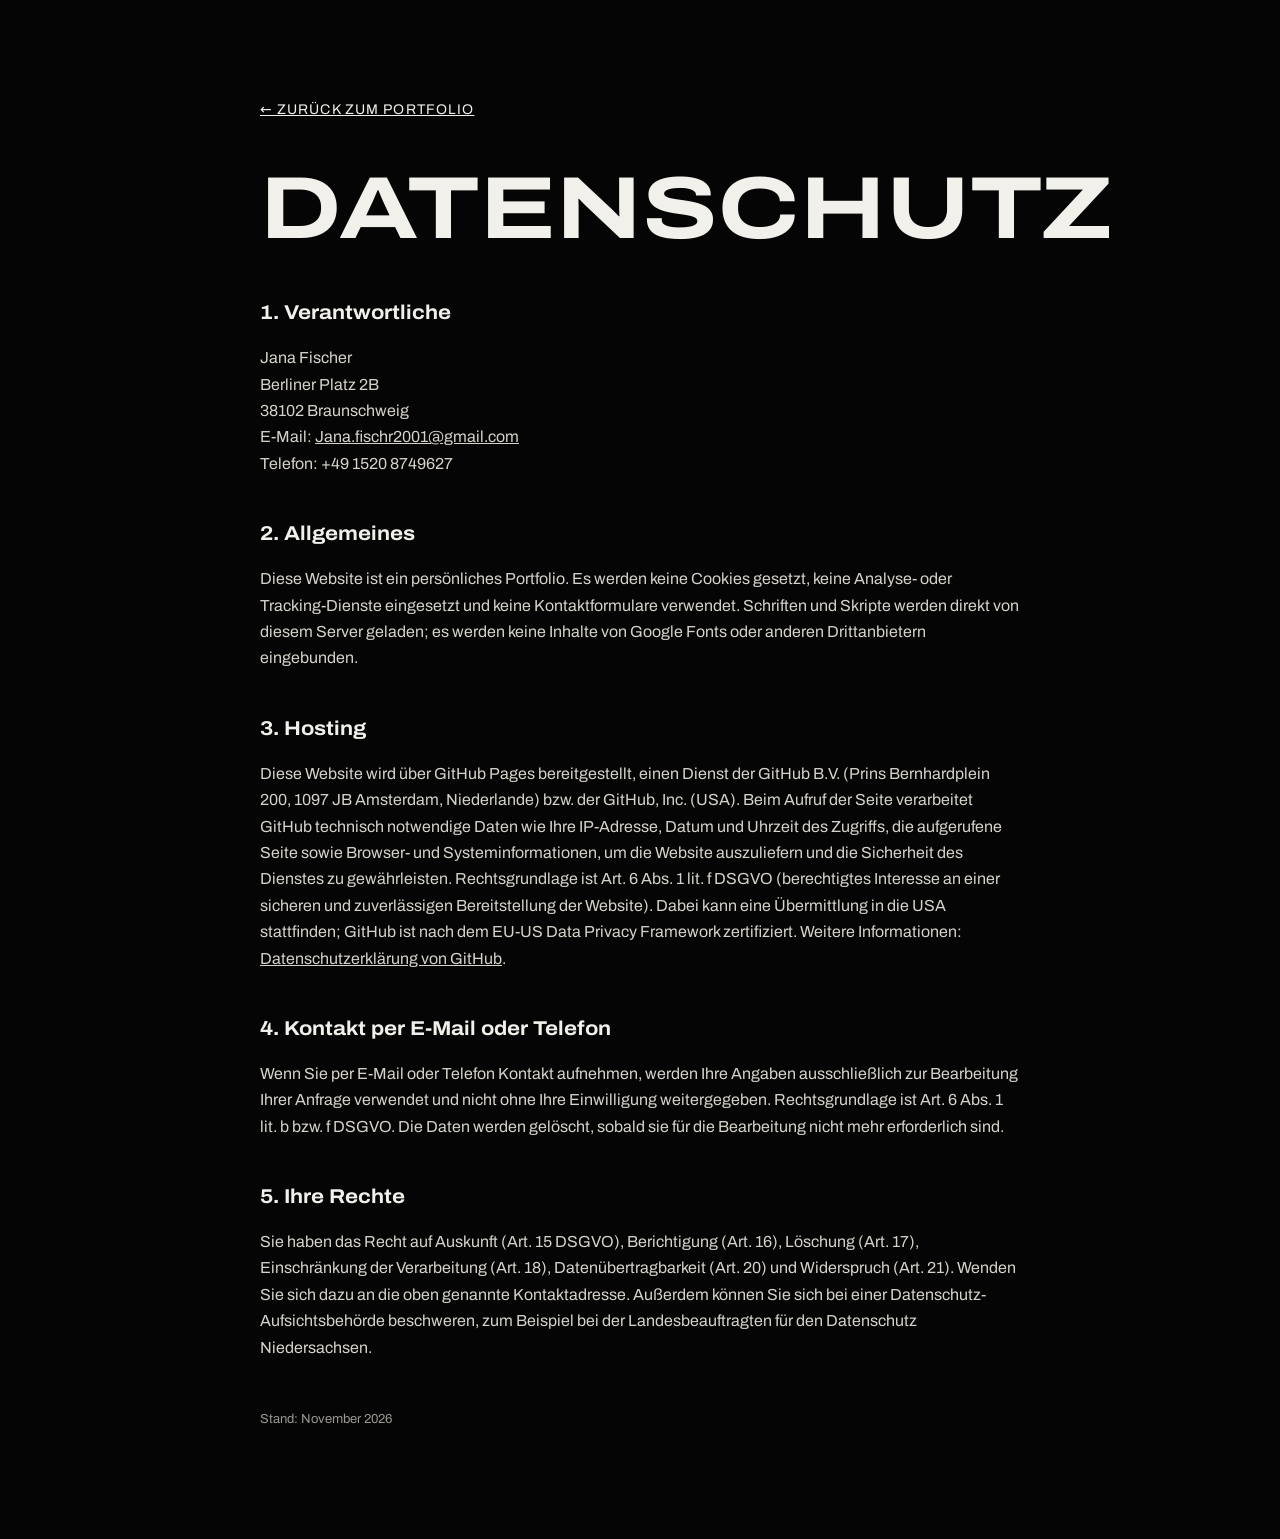
<file: jana-website/datenschutz.html>
<!DOCTYPE html>
<html lang="de">
<head>
<meta charset="utf-8">
<meta name="viewport" content="width=device-width, initial-scale=1">
<title>Datenschutz – Jana Fischer</title>
<link rel="icon" type="image/svg+xml" href="data:image/svg+xml,%3Csvg xmlns=%27http://www.w3.org/2000/svg%27 viewBox=%270 0 64 64%27%3E%3Crect width=%2764%27 height=%2764%27 rx=%2714%27 fill=%27%23050505%27/%3E%3Ctext x=%2732%27 y=%2744.5%27 font-family=%27Arial Black,Arial,Helvetica,sans-serif%27 font-weight=%27900%27 font-size=%2731%27 letter-spacing=%27-1.5%27 text-anchor=%27middle%27 fill=%27%23f2f0eb%27%3EJF%3C/text%3E%3C/svg%3E">
<meta name="robots" content="noindex">
<link href="css/fonts.css" rel="stylesheet">
<style>
body{margin:0;background:#050505;color:#f2f0eb;font-family:Archivo,system-ui,sans-serif;line-height:1.65}
main{max-width:760px;margin:0 auto;padding:clamp(32px,8vw,96px) clamp(20px,5vw,40px) 96px}
a{color:inherit}
.back{display:inline-block;margin-bottom:48px;font-size:14px;letter-spacing:.08em;text-transform:uppercase}
h1{font-stretch:125%;font-weight:700;text-transform:uppercase;font-size:clamp(40px,8vw,88px);line-height:.9;margin:0 0 48px}
h2{font-stretch:110%;font-size:20px;margin:40px 0 8px}
p,li{color:#d6d2c9;font-size:16px}
@media (max-width:760px){h1{font-size:8.6vw}p a{overflow-wrap:anywhere}}
html,body{overflow-x:clip}
</style>
</head>
<body>
<main>
<a class="back" href="./">← Zurück zum Portfolio</a>
<h1>Datenschutz</h1>

<h2>1. Verantwortliche</h2>
<p>Jana Fischer<br>Berliner Platz 2B<br>38102 Braunschweig<br>E-Mail: <a href="mailto:Jana.fischr2001@gmail.com">Jana.fischr2001@gmail.com</a><br>Telefon: +49 1520 8749627</p>

<h2>2. Allgemeines</h2>
<p>Diese Website ist ein persönliches Portfolio. Es werden keine Cookies gesetzt, keine Analyse- oder Tracking-Dienste eingesetzt und keine Kontaktformulare verwendet. Schriften und Skripte werden direkt von diesem Server geladen; es werden keine Inhalte von Google Fonts oder anderen Drittanbietern eingebunden.</p>

<h2>3. Hosting</h2>
<p>Diese Website wird über GitHub Pages bereitgestellt, einen Dienst der GitHub B.V. (Prins Bernhardplein 200, 1097 JB Amsterdam, Niederlande) bzw. der GitHub, Inc. (USA). Beim Aufruf der Seite verarbeitet GitHub technisch notwendige Daten wie Ihre IP-Adresse, Datum und Uhrzeit des Zugriffs, die aufgerufene Seite sowie Browser- und Systeminformationen, um die Website auszuliefern und die Sicherheit des Dienstes zu gewährleisten. Rechtsgrundlage ist Art. 6 Abs. 1 lit. f DSGVO (berechtigtes Interesse an einer sicheren und zuverlässigen Bereitstellung der Website). Dabei kann eine Übermittlung in die USA stattfinden; GitHub ist nach dem EU-US Data Privacy Framework zertifiziert. Weitere Informationen: <a href="https://docs.github.com/de/site-policy/privacy-policies/github-general-privacy-statement">Datenschutzerklärung von GitHub</a>.</p>

<h2>4. Kontakt per E-Mail oder Telefon</h2>
<p>Wenn Sie per E-Mail oder Telefon Kontakt aufnehmen, werden Ihre Angaben ausschließlich zur Bearbeitung Ihrer Anfrage verwendet und nicht ohne Ihre Einwilligung weitergegeben. Rechtsgrundlage ist Art. 6 Abs. 1 lit. b bzw. f DSGVO. Die Daten werden gelöscht, sobald sie für die Bearbeitung nicht mehr erforderlich sind.</p>

<h2>5. Ihre Rechte</h2>
<p>Sie haben das Recht auf Auskunft (Art. 15 DSGVO), Berichtigung (Art. 16), Löschung (Art. 17), Einschränkung der Verarbeitung (Art. 18), Datenübertragbarkeit (Art. 20) und Widerspruch (Art. 21). Wenden Sie sich dazu an die oben genannte Kontaktadresse. Außerdem können Sie sich bei einer Datenschutz-Aufsichtsbehörde beschweren, zum Beispiel bei der Landesbeauftragten für den Datenschutz Niedersachsen.</p>

<p style="margin-top:48px;font-size:13px;color:#9a978f">Stand: November 2026</p>
</main>
</body>
</html>
</file>
<file: jana-website/css/fonts.css>
@font-face{font-family:'Archivo';src:url('../fonts/archivo.woff2') format('woff2');font-weight:100 900;font-style:normal;font-display:swap;font-stretch:62% 125%;}
@font-face{font-family:'Playfair Display';src:url('../fonts/playfair-display-500-italic.woff2') format('woff2');font-weight:500;font-style:italic;font-display:swap;}
@font-face{font-family:'Syne';src:url('../fonts/syne-800-normal.woff2') format('woff2');font-weight:800;font-style:normal;font-display:swap;}
@font-face{font-family:'Permanent Marker';src:url('../fonts/permanent-marker-400-normal.woff2') format('woff2');font-weight:400;font-style:normal;font-display:swap;}
@font-face{font-family:'Pinyon Script';src:url('../fonts/pinyon-script-400-normal.woff2') format('woff2');font-weight:400;font-style:normal;font-display:swap;}
@font-face{font-family:'Cormorant Garamond';src:url('../fonts/cormorant-garamond-400-normal.woff2') format('woff2');font-weight:400;font-style:normal;font-display:swap;}
@font-face{font-family:'Cormorant Garamond';src:url('../fonts/cormorant-garamond-300-italic.woff2') format('woff2');font-weight:300;font-style:italic;font-display:swap;}
@font-face{font-family:'Special Elite';src:url('../fonts/special-elite-400-normal.woff2') format('woff2');font-weight:400;font-style:normal;font-display:swap;}
@font-face{font-family:'Anton';src:url('../fonts/anton-400-normal.woff2') format('woff2');font-weight:400;font-style:normal;font-display:swap;}
@font-face{font-family:'Silkscreen';src:url('../fonts/silkscreen-400-normal.woff2') format('woff2');font-weight:400;font-style:normal;font-display:swap;}
@font-face{font-family:'Abril Fatface';src:url('../fonts/abril-fatface-400-normal.woff2') format('woff2');font-weight:400;font-style:normal;font-display:swap;}
@font-face{font-family:'Bebas Neue';src:url('../fonts/bebas-neue-400-normal.woff2') format('woff2');font-weight:400;font-style:normal;font-display:swap;}
@font-face{font-family:'Caveat';src:url('../fonts/caveat-700-normal.woff2') format('woff2');font-weight:700;font-style:normal;font-display:swap;}
@font-face{font-family:'Unbounded';src:url('../fonts/unbounded-700-normal.woff2') format('woff2');font-weight:700;font-style:normal;font-display:swap;}
</file>
